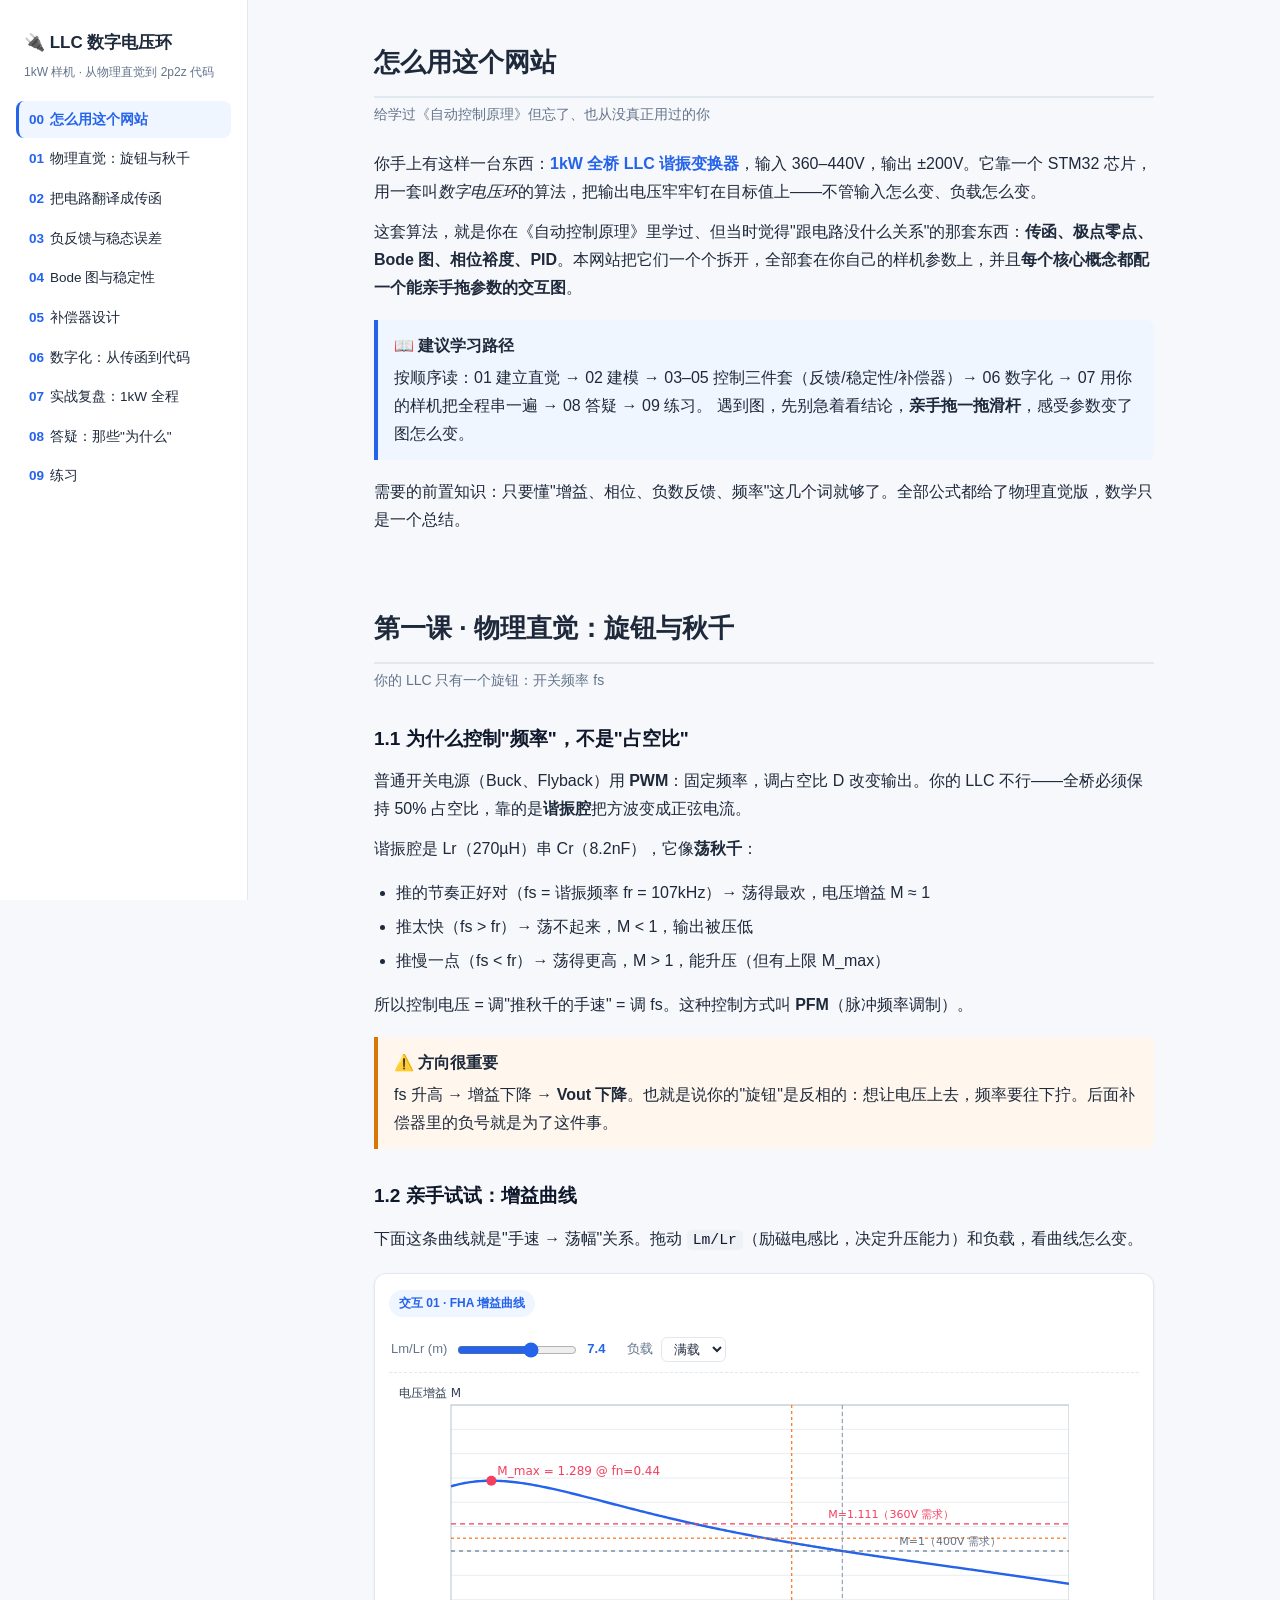
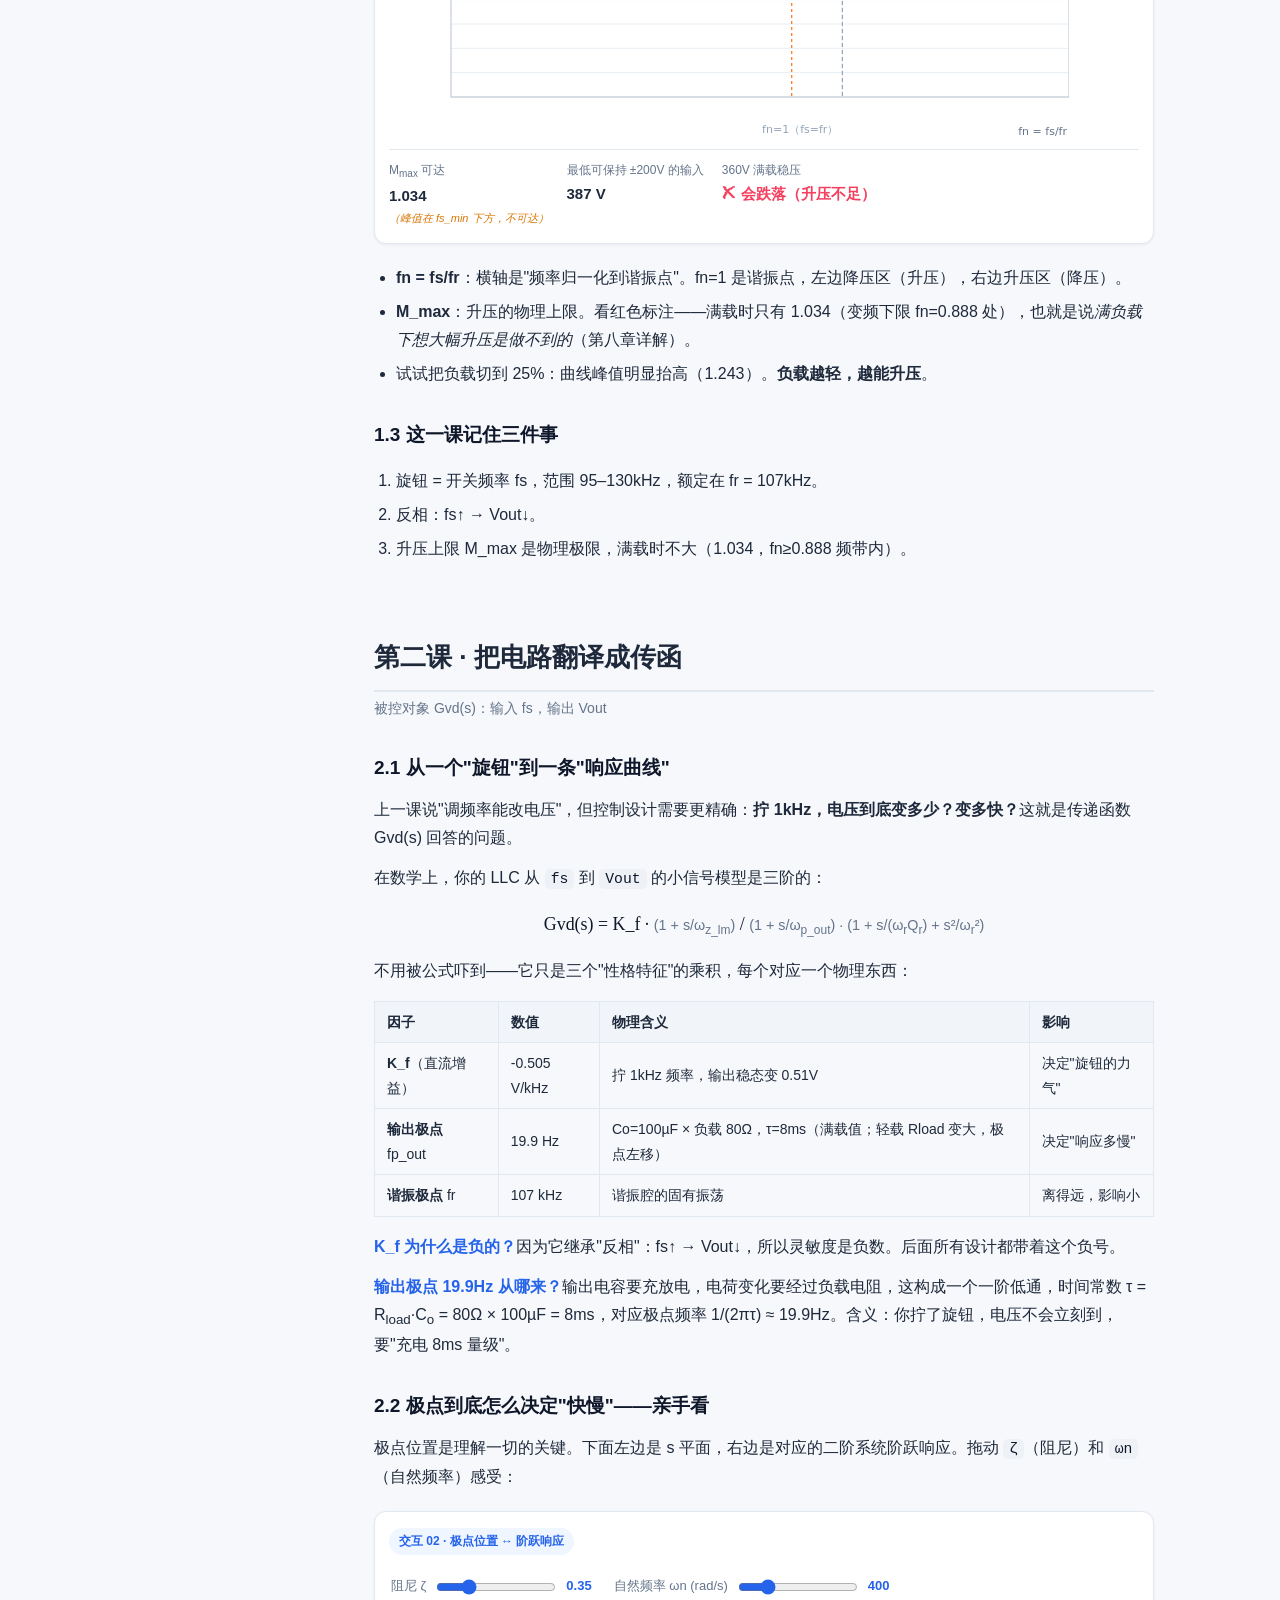
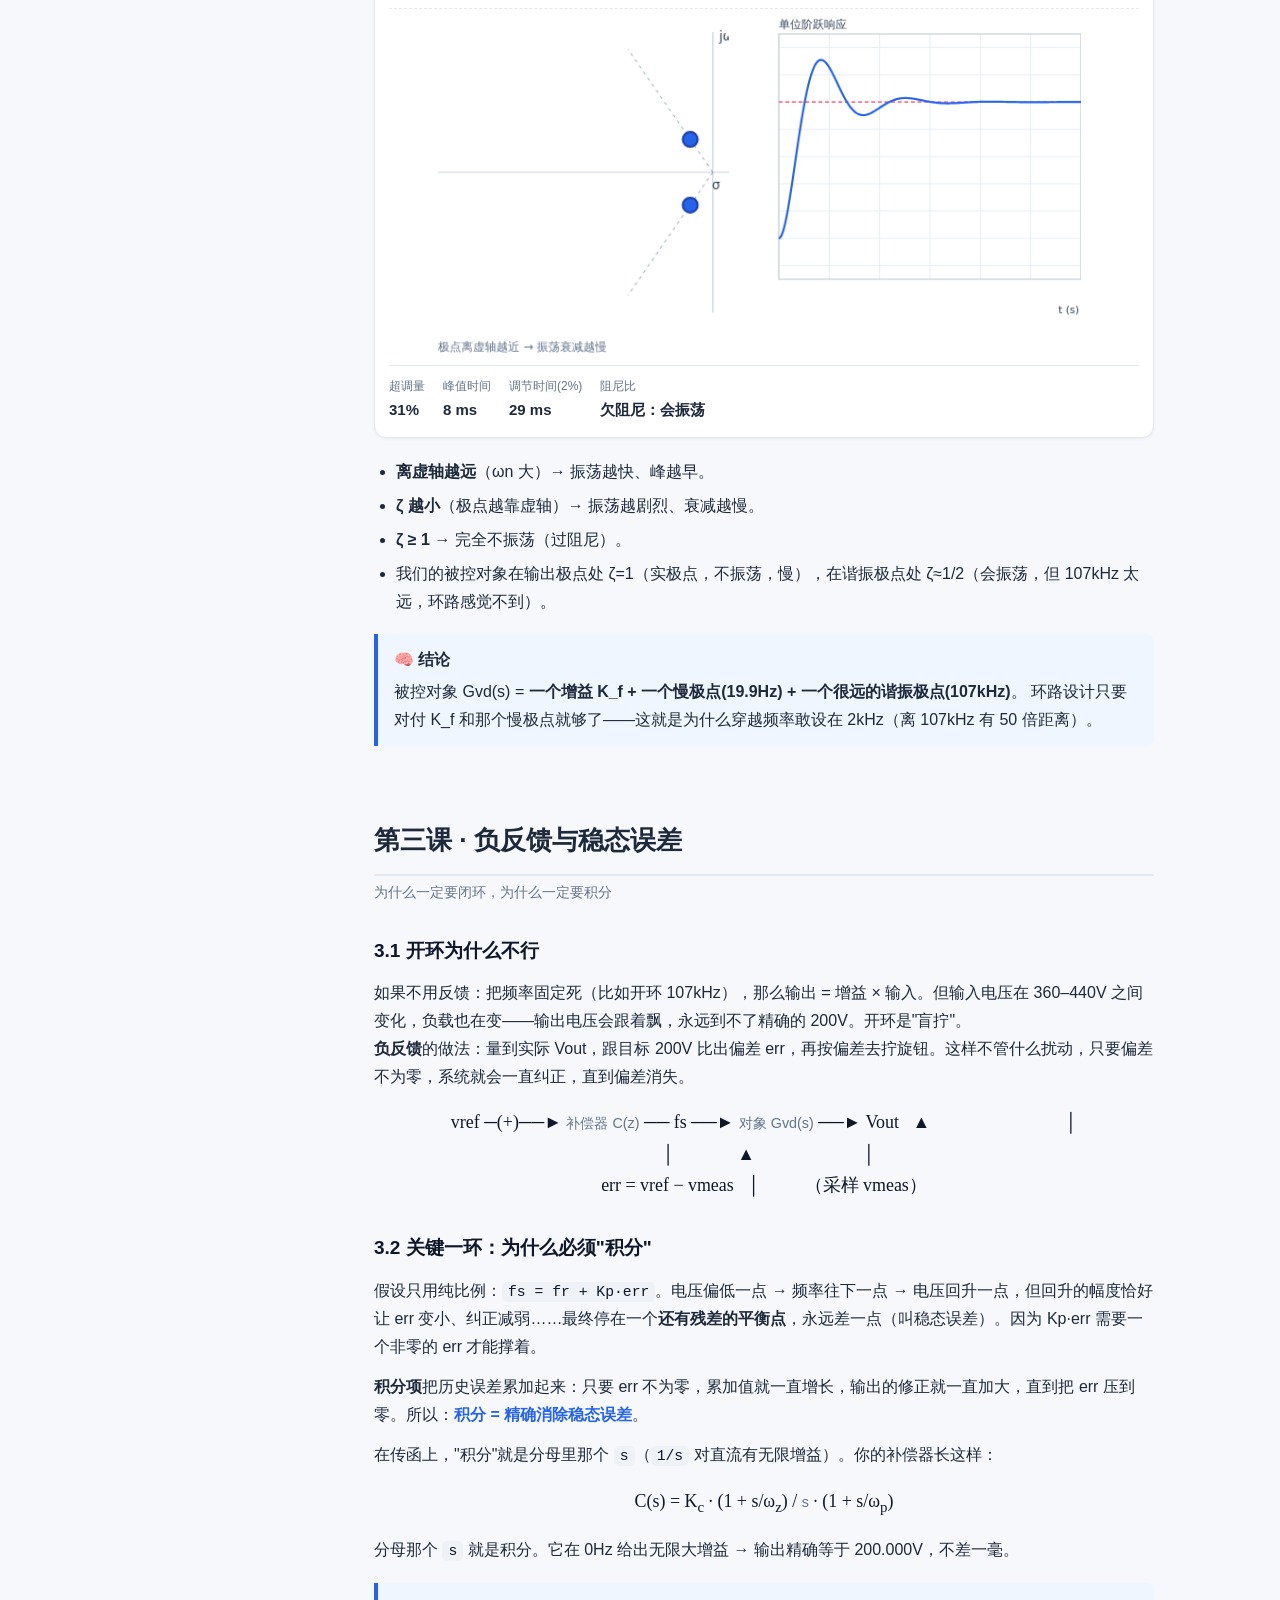
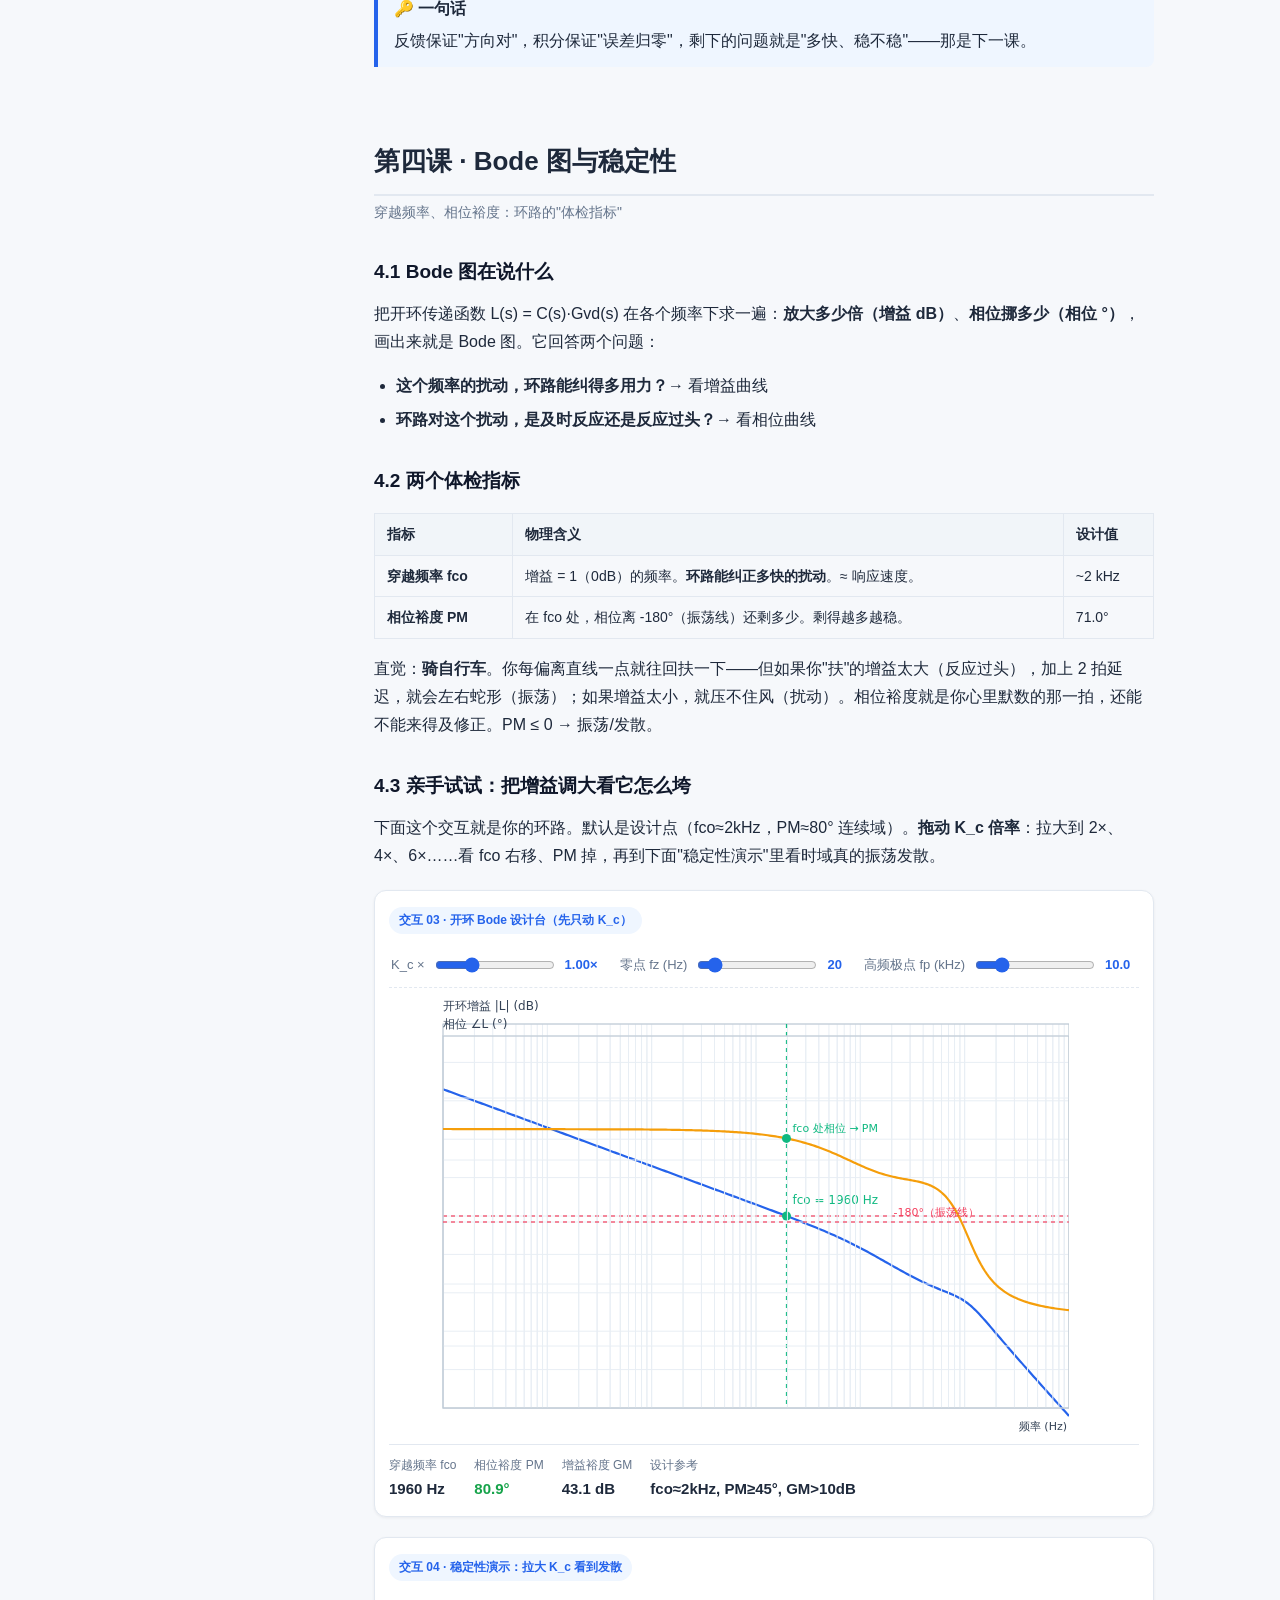
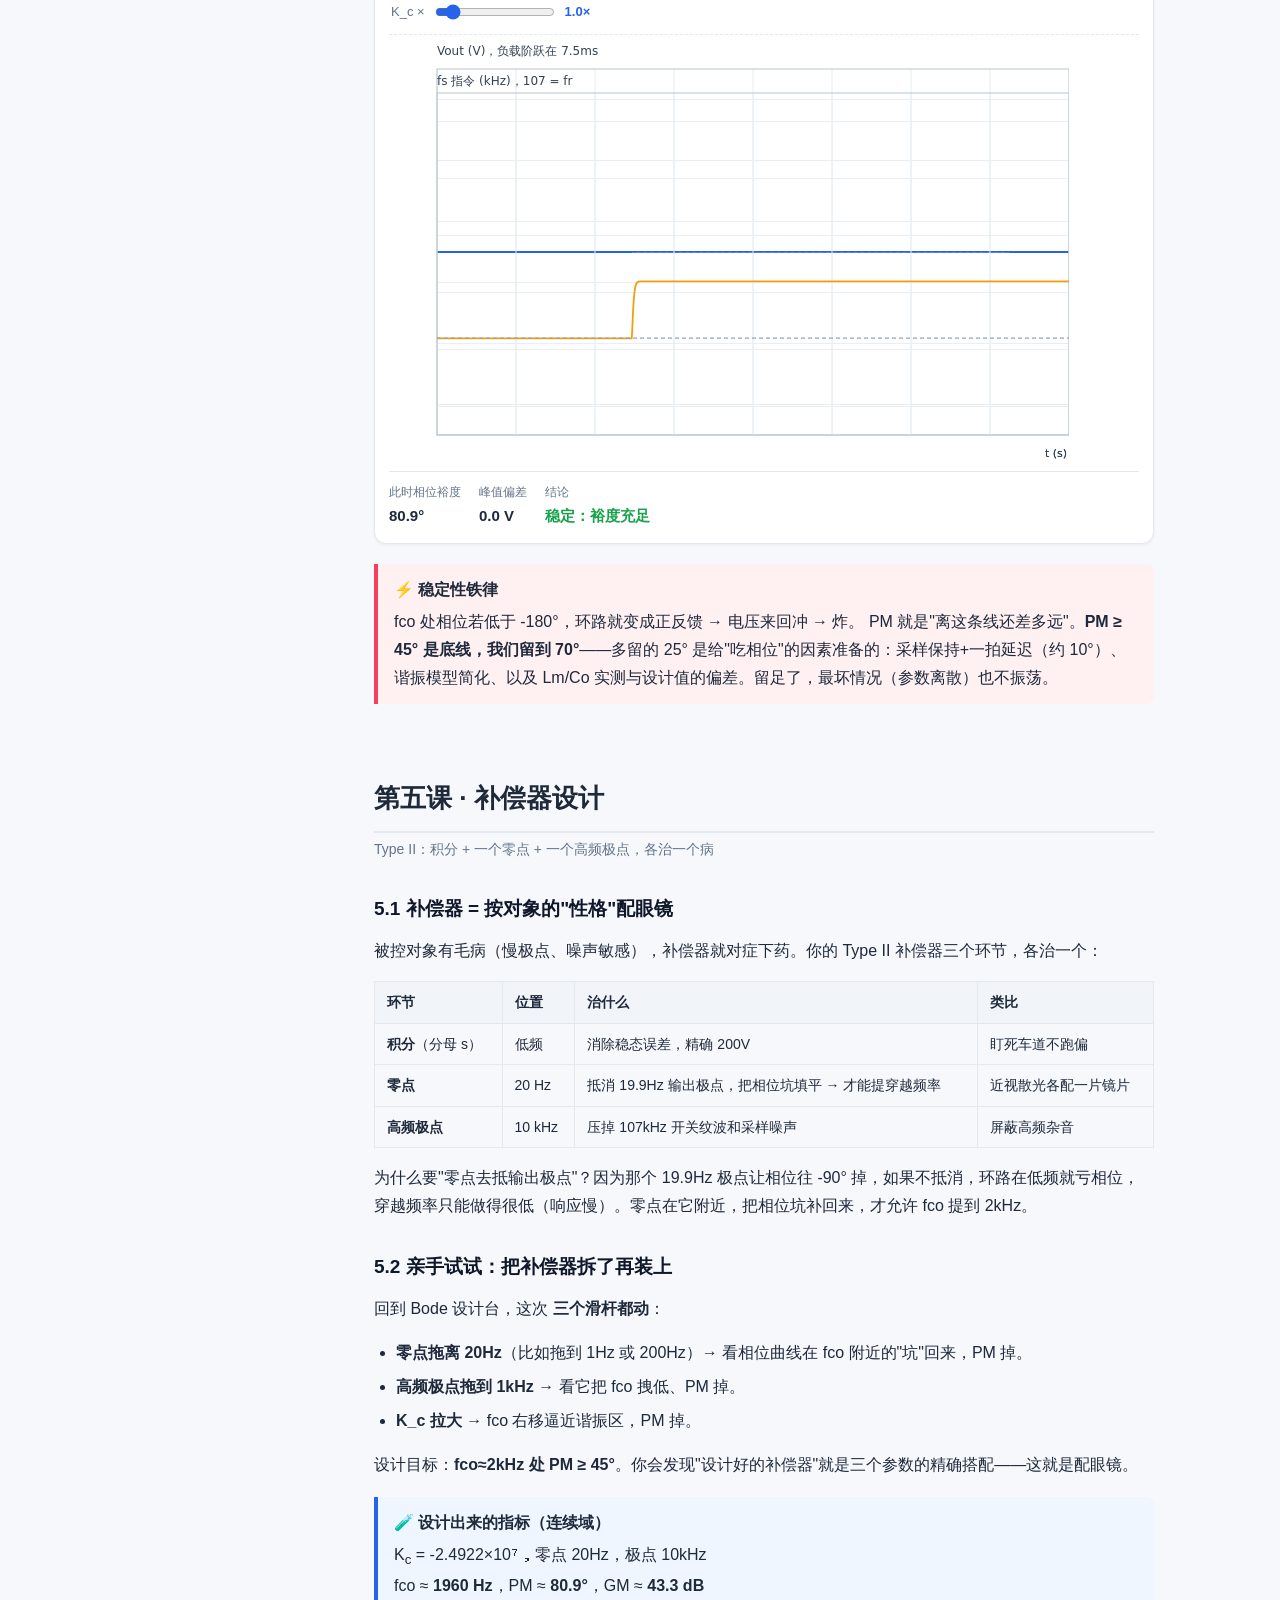
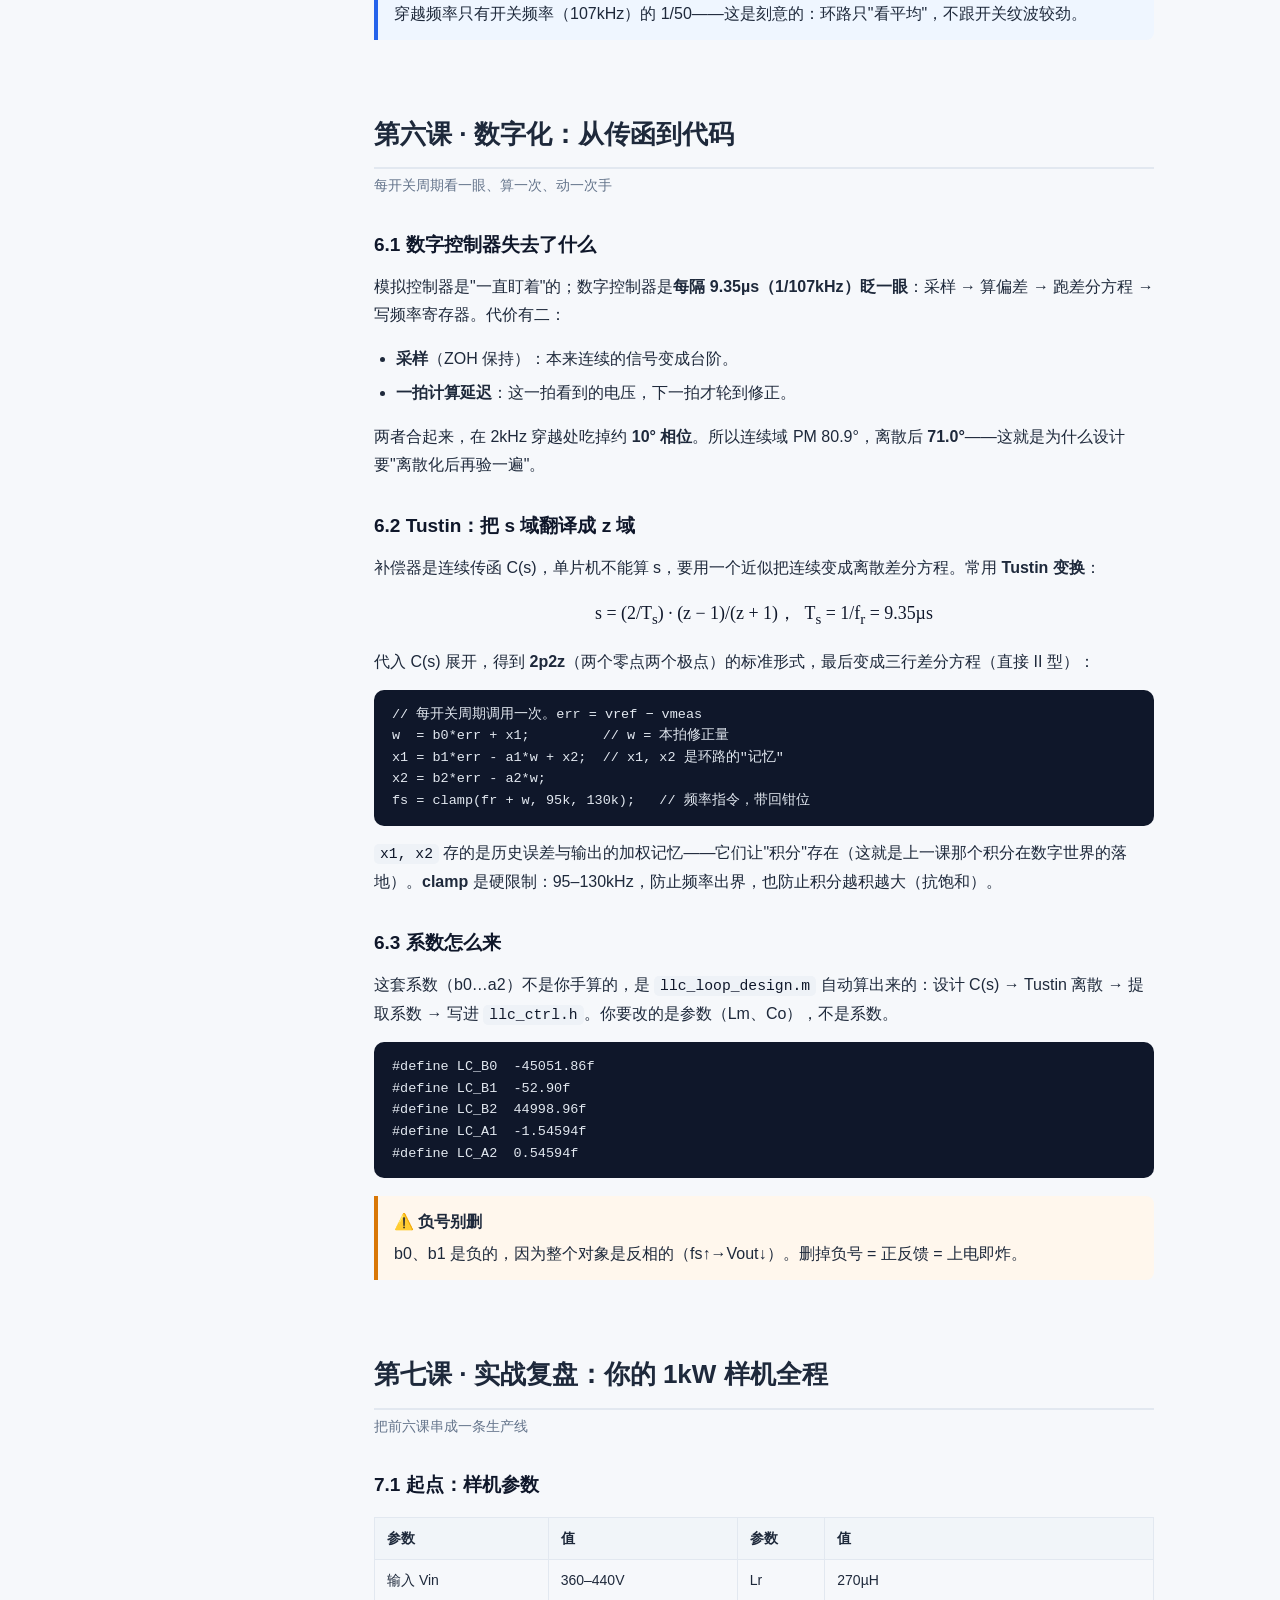
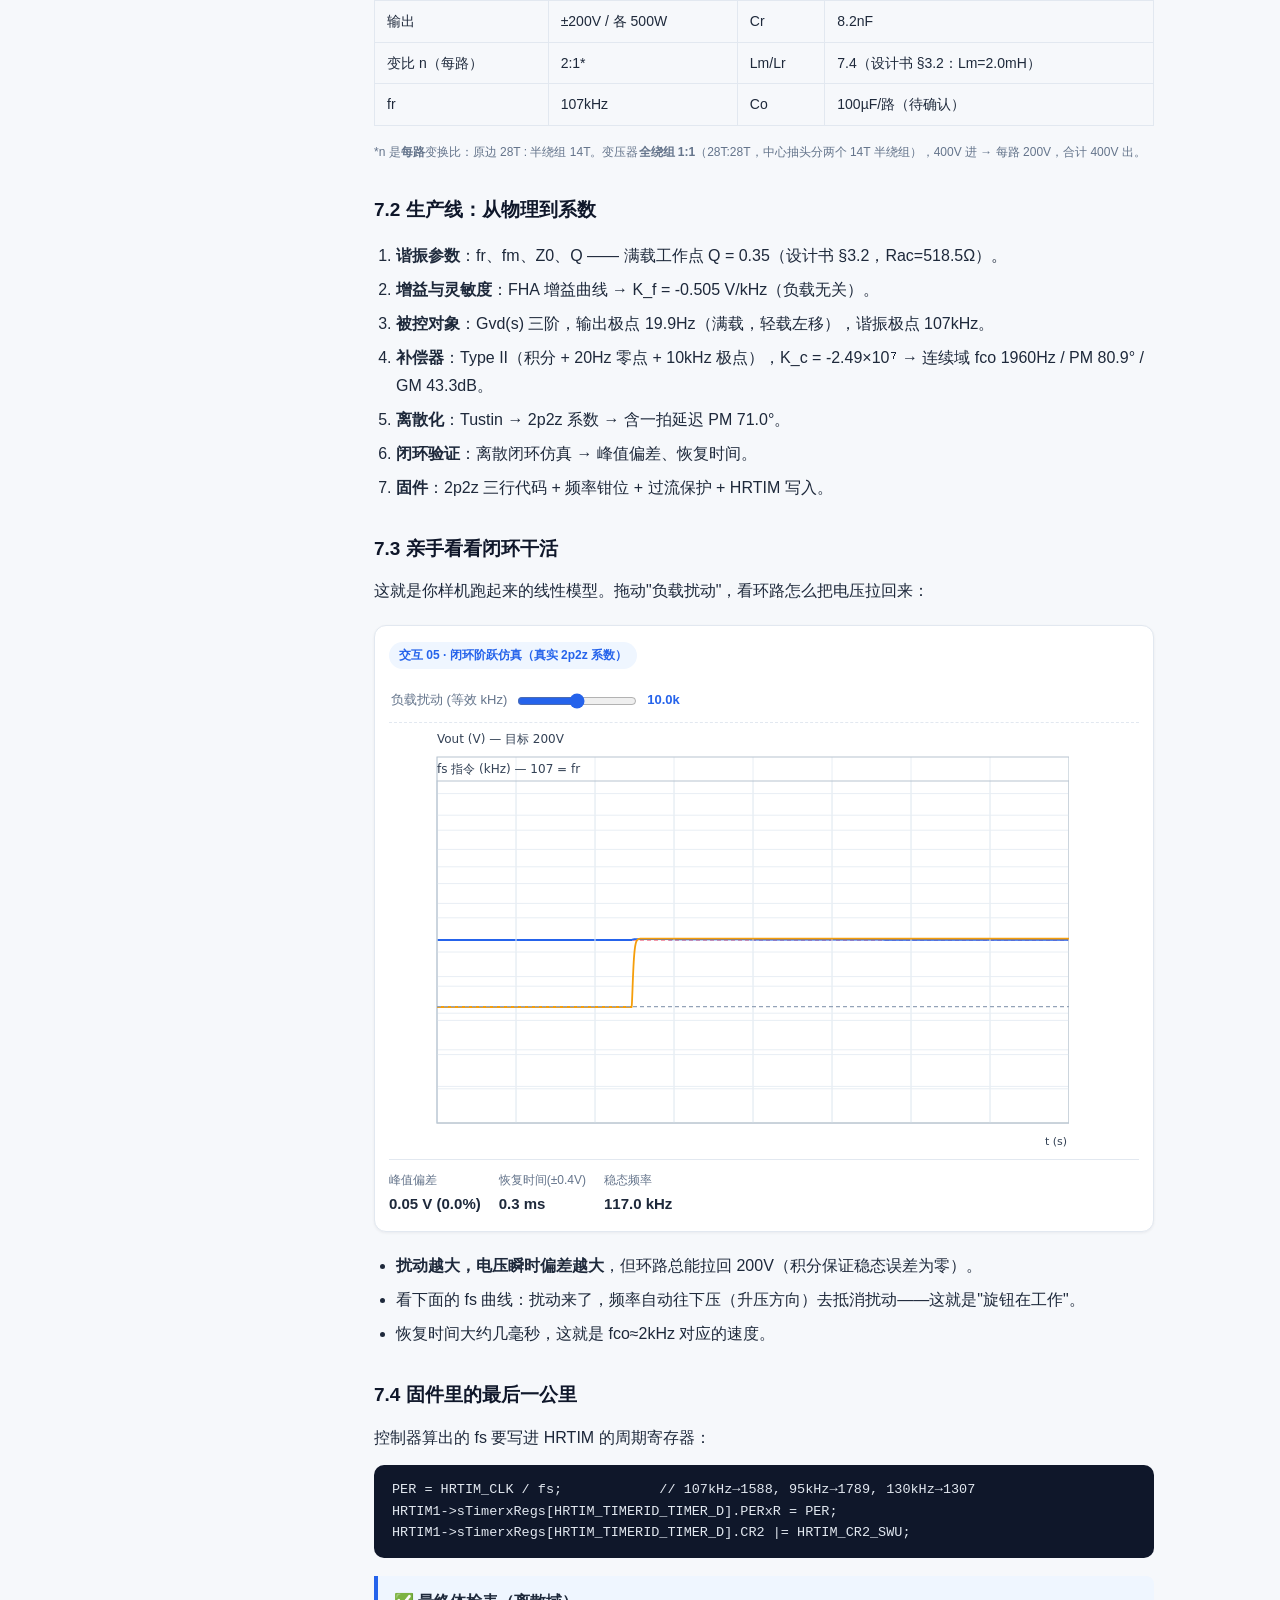
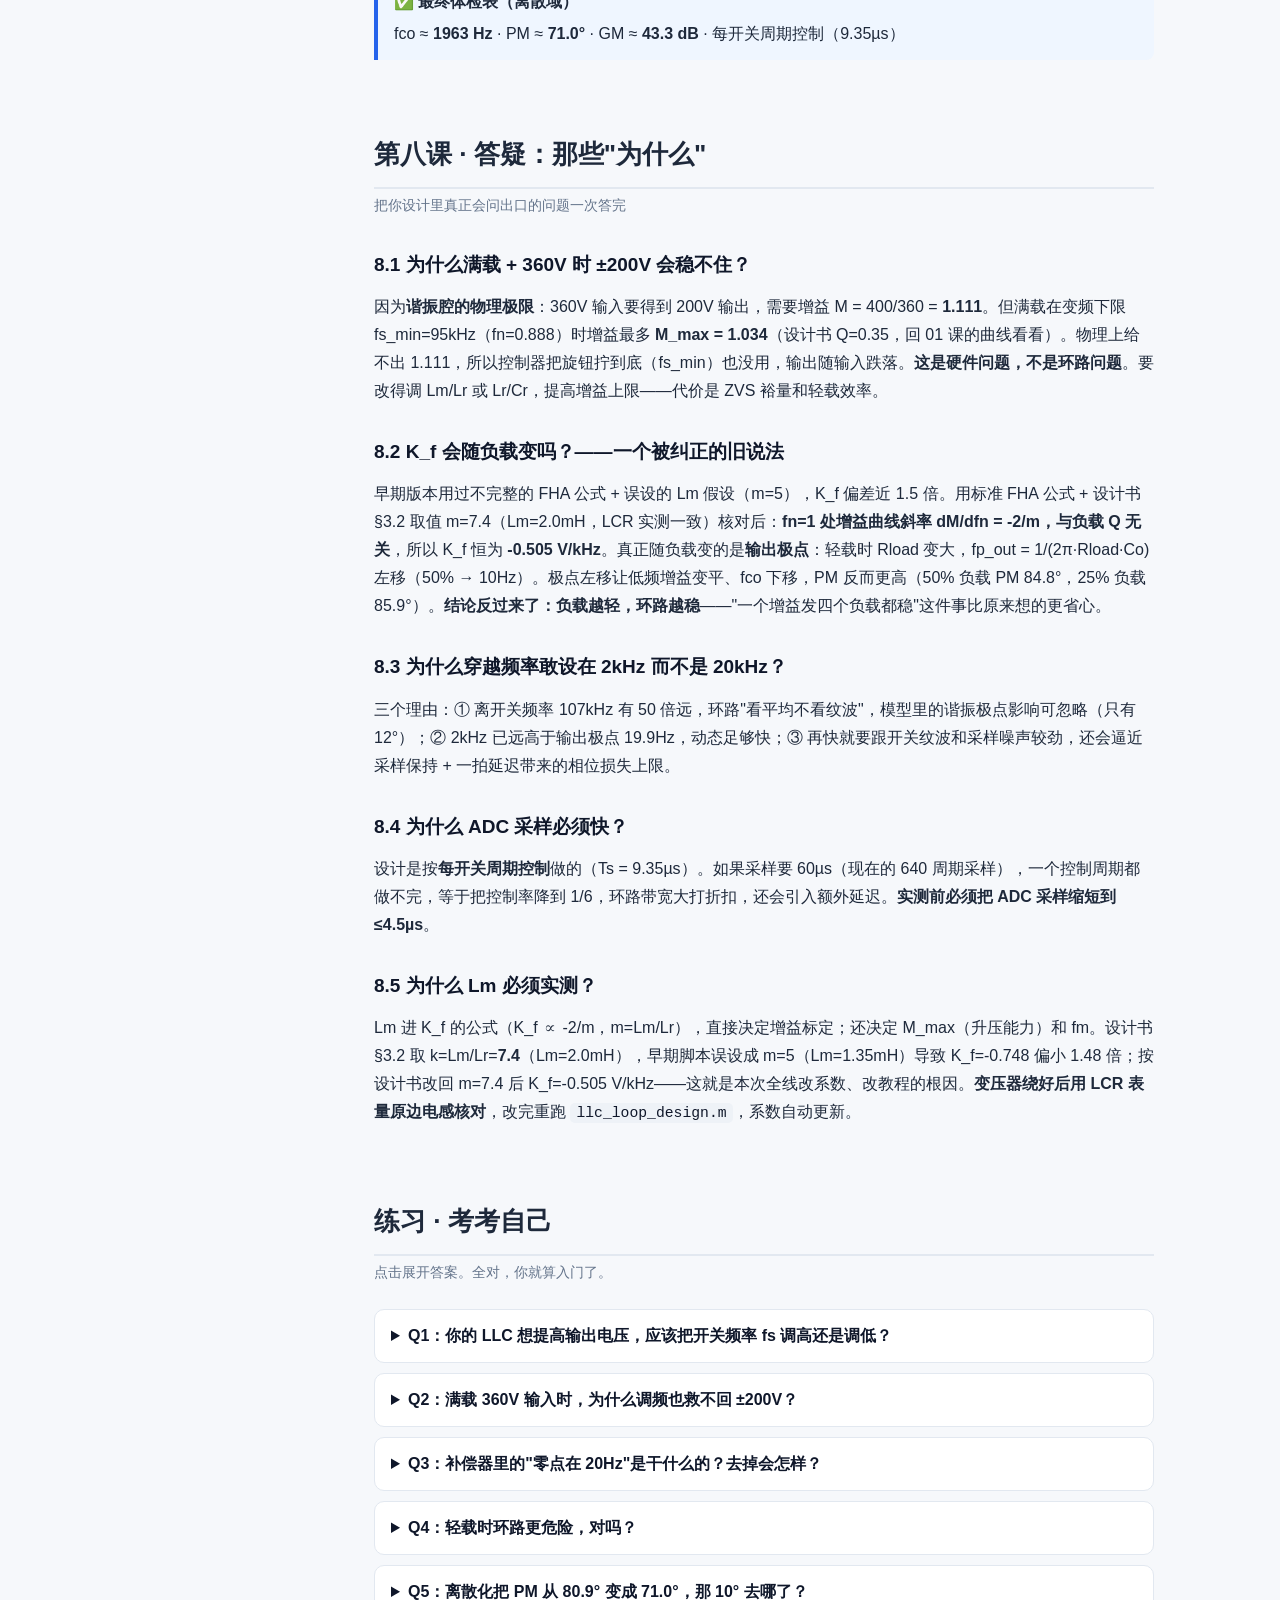
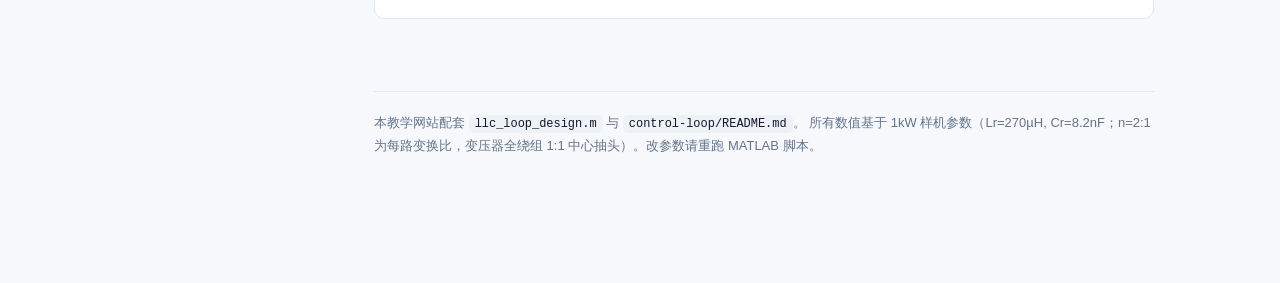
<file: llc-resonant-converter/1kw-prototype/control-loop/tutorial/index.html>
<!DOCTYPE html>
<html lang="zh-CN">
<head>
<meta charset="UTF-8">
<meta name="viewport" content="width=device-width, initial-scale=1.0">
<title>从零吃透 LLC 数字电压环 · 1kW 样机互动教学</title>
<meta name="description" content="用 1kW 全桥 LLC 样机的真实参数，从物理直觉到 Bode 图再到 2p2z 代码，把数字电压环学透。全部图表可交互。">
<link rel="stylesheet" href="css/style.css">
</head>
<body>
<div class="topbar">🔌 LLC 数字电压环 · 互动教学</div>
<div class="layout">
  <aside class="sidebar">
    <div class="brand">🔌 LLC 数字电压环</div>
    <div class="sub">1kW 样机 · 从物理直觉到 2p2z 代码</div>
    <nav>
      <a href="#intro" class="active"><span class="num">00</span>怎么用这个网站</a>
      <a href="#ch1"><span class="num">01</span>物理直觉：旋钮与秋千</a>
      <a href="#ch2"><span class="num">02</span>把电路翻译成传函</a>
      <a href="#ch3"><span class="num">03</span>负反馈与稳态误差</a>
      <a href="#ch4"><span class="num">04</span>Bode 图与稳定性</a>
      <a href="#ch5"><span class="num">05</span>补偿器设计</a>
      <a href="#ch6"><span class="num">06</span>数字化：从传函到代码</a>
      <a href="#ch7"><span class="num">07</span>实战复盘：1kW 全程</a>
      <a href="#ch8"><span class="num">08</span>答疑：那些"为什么"</a>
      <a href="#quiz"><span class="num">09</span>练习</a>
    </nav>
  </aside>

  <main>
  <article class="article">

    <!-- ================= 00 序言 ================= -->
    <section id="intro">
      <h2>怎么用这个网站</h2>
      <p class="ch-sub">给学过《自动控制原理》但忘了、也从没真正用过的你</p>
      <p>你手上有这样一台东西：<strong class="hl">1kW 全桥 LLC 谐振变换器</strong>，输入 360–440V，输出 ±200V。它靠一个 STM32 芯片，用一套叫<em>数字电压环</em>的算法，把输出电压牢牢钉在目标值上——不管输入怎么变、负载怎么变。</p>
      <p>这套算法，就是你在《自动控制原理》里学过、但当时觉得"跟电路没什么关系"的那套东西：<strong>传函、极点零点、Bode 图、相位裕度、PID</strong>。本网站把它们一个个拆开，全部套在你自己的样机参数上，并且<strong>每个核心概念都配一个能亲手拖参数的交互图</strong>。</p>
      <div class="callout">
        <span class="t">📖 建议学习路径</span>
        按顺序读：01 建立直觉 → 02 建模 → 03–05 控制三件套（反馈/稳定性/补偿器）→ 06 数字化 → 07 用你的样机把全程串一遍 → 08 答疑 → 09 练习。
        遇到图，先别急着看结论，<strong>亲手拖一拖滑杆</strong>，感受参数变了图怎么变。
      </div>
      <p>需要的前置知识：只要懂"增益、相位、负数反馈、频率"这几个词就够了。全部公式都给了物理直觉版，数学只是一个总结。</p>
    </section>

    <!-- ================= 01 物理直觉 ================= -->
    <section id="ch1">
      <h2>第一课 · 物理直觉：旋钮与秋千</h2>
      <p class="ch-sub">你的 LLC 只有一个旋钮：开关频率 fs</p>

      <h3>1.1 为什么控制"频率"，不是"占空比"</h3>
      <p>普通开关电源（Buck、Flyback）用 <strong>PWM</strong>：固定频率，调占空比 D 改变输出。你的 LLC 不行——全桥必须保持 50% 占空比，靠的是<strong>谐振腔</strong>把方波变成正弦电流。</p>
      <p>谐振腔是 Lr（270µH）串 Cr（8.2nF），它像<strong>荡秋千</strong>：</p>
      <ul>
        <li>推的节奏正好对（fs = 谐振频率 fr = 107kHz）→ 荡得最欢，电压增益 M ≈ 1</li>
        <li>推太快（fs &gt; fr）→ 荡不起来，M &lt; 1，输出被压低</li>
        <li>推慢一点（fs &lt; fr）→ 荡得更高，M &gt; 1，能升压（但有上限 M_max）</li>
      </ul>
      <p>所以控制电压 = 调"推秋千的手速" = 调 fs。这种控制方式叫 <strong>PFM</strong>（脉冲频率调制）。</p>

      <div class="callout warn">
        <span class="t">⚠️ 方向很重要</span>
        fs 升高 → 增益下降 → <strong>Vout 下降</strong>。也就是说你的"旋钮"是反相的：想让电压上去，频率要往下拧。后面补偿器里的负号就是为了这件事。
      </div>

      <h3>1.2 亲手试试：增益曲线</h3>
      <p>下面这条曲线就是"手速 → 荡幅"关系。拖动 <code class="inline">Lm/Lr</code>（励磁电感比，决定升压能力）和负载，看曲线怎么变。</p>

      <div class="interactive" data-int="gain-curve">
        <span class="int-tag">交互 01 · FHA 增益曲线</span>
      </div>

      <ul>
        <li><strong>fn = fs/fr</strong>：横轴是"频率归一化到谐振点"。fn=1 是谐振点，左边降压区（升压），右边升压区（降压）。</li>
        <li><strong>M_max</strong>：升压的物理上限。看红色标注——满载时只有 1.034（变频下限 fn=0.888 处），也就是说<em>满负载下想大幅升压是做不到的</em>（第八章详解）。</li>
        <li>试试把负载切到 25%：曲线峰值明显抬高（1.243）。<strong>负载越轻，越能升压</strong>。</li>
      </ul>

      <h3>1.3 这一课记住三件事</h3>
      <ol>
        <li>旋钮 = 开关频率 fs，范围 95–130kHz，额定在 fr = 107kHz。</li>
        <li>反相：fs↑ → Vout↓。</li>
        <li>升压上限 M_max 是物理极限，满载时不大（1.034，fn≥0.888 频带内）。</li>
      </ol>
    </section>

    <!-- ================= 02 建模 ================= -->
    <section id="ch2">
      <h2>第二课 · 把电路翻译成传函</h2>
      <p class="ch-sub">被控对象 Gvd(s)：输入 fs，输出 Vout</p>

      <h3>2.1 从一个"旋钮"到一条"响应曲线"</h3>
      <p>上一课说"调频率能改电压"，但控制设计需要更精确：<strong>拧 1kHz，电压到底变多少？变多快？</strong>这就是传递函数 Gvd(s) 回答的问题。</p>
      <p>在数学上，你的 LLC 从 <code class="inline">fs</code> 到 <code class="inline">Vout</code> 的小信号模型是三阶的：</p>
      <div class="formula">
        Gvd(s) = K_f · <span class="lbl">(1 + s/ω<sub>z_lm</sub>)</span> / <span class="lbl">(1 + s/ω<sub>p_out</sub>) · (1 + s/(ω<sub>r</sub>Q<sub>r</sub>) + s²/ω<sub>r</sub>²)</span>
      </div>
      <p>不用被公式吓到——它只是三个"性格特征"的乘积，每个对应一个物理东西：</p>

      <table>
        <tr><th>因子</th><th>数值</th><th>物理含义</th><th>影响</th></tr>
        <tr><td><b>K_f</b>（直流增益）</td><td class="num">-0.505 V/kHz</td><td>拧 1kHz 频率，输出稳态变 0.51V</td><td>决定"旋钮的力气"</td></tr>
        <tr><td><b>输出极点</b> fp_out</td><td class="num">19.9 Hz</td><td>Co=100µF × 负载 80Ω，τ=8ms（满载值；轻载 Rload 变大，极点左移）</td><td>决定"响应多慢"</td></tr>
        <tr><td><b>谐振极点</b> fr</td><td class="num">107 kHz</td><td>谐振腔的固有振荡</td><td>离得远，影响小</td></tr>
      </table>

      <p><strong class="hl">K_f 为什么是负的？</strong>因为它继承"反相"：fs↑ → Vout↓，所以灵敏度是负数。后面所有设计都带着这个负号。</p>
      <p><strong class="hl">输出极点 19.9Hz 从哪来？</strong>输出电容要充放电，电荷变化要经过负载电阻，这构成一个一阶低通，时间常数 τ = R<sub>load</sub>·C<sub>o</sub> = 80Ω × 100µF = 8ms，对应极点频率 1/(2πτ) ≈ 19.9Hz。含义：你拧了旋钮，电压不会立刻到，要"充电 8ms 量级"。</p>

      <h3>2.2 极点到底怎么决定"快慢"——亲手看</h3>
      <p>极点位置是理解一切的关键。下面左边是 s 平面，右边是对应的二阶系统阶跃响应。拖动 <code class="inline">ζ</code>（阻尼）和 <code class="inline">ωn</code>（自然频率）感受：</p>

      <div class="interactive" data-int="poles">
        <span class="int-tag">交互 02 · 极点位置 ↔ 阶跃响应</span>
      </div>

      <ul>
        <li><strong>离虚轴越远</strong>（ωn 大）→ 振荡越快、峰越早。</li>
        <li><strong>ζ 越小</strong>（极点越靠虚轴）→ 振荡越剧烈、衰减越慢。</li>
        <li><strong>ζ ≥ 1</strong> → 完全不振荡（过阻尼）。</li>
        <li>我们的被控对象在输出极点处 ζ=1（实极点，不振荡，慢），在谐振极点处 ζ≈1/2（会振荡，但 107kHz 太远，环路感觉不到）。</li>
      </ul>

      <div class="callout">
        <span class="t">🧠 结论</span>
        被控对象 Gvd(s) = <strong>一个增益 K_f + 一个慢极点(19.9Hz) + 一个很远的谐振极点(107kHz)</strong>。
        环路设计只要对付 K_f 和那个慢极点就够了——这就是为什么穿越频率敢设在 2kHz（离 107kHz 有 50 倍距离）。
      </div>
    </section>

    <!-- ================= 03 负反馈 ================= -->
    <section id="ch3">
      <h2>第三课 · 负反馈与稳态误差</h2>
      <p class="ch-sub">为什么一定要闭环，为什么一定要积分</p>

      <h3>3.1 开环为什么不行</h3>
      <p>如果不用反馈：把频率固定死（比如开环 107kHz），那么输出 = 增益 × 输入。但输入电压在 360–440V 之间变化，负载也在变——输出电压会跟着飘，永远到不了精确的 200V。开环是"盲拧"。<br>
      <strong>负反馈</strong>的做法：量到实际 Vout，跟目标 200V 比出偏差 err，再按偏差去拧旋钮。这样不管什么扰动，只要偏差不为零，系统就会一直纠正，直到偏差消失。</p>

      <div class="formula">
        vref ─(+)──► <span class="lbl">补偿器 C(z)</span> ── fs ──► <span class="lbl">对象 Gvd(s)</span> ──► Vout
          &nbsp;&nbsp;▲&nbsp;&nbsp;&nbsp;&nbsp;&nbsp;&nbsp;&nbsp;&nbsp;&nbsp;&nbsp;&nbsp;&nbsp;&nbsp;&nbsp;&nbsp;&nbsp;&nbsp;&nbsp;&nbsp;&nbsp;&nbsp;&nbsp;&nbsp;&nbsp;&nbsp;&nbsp;&nbsp;&nbsp;&nbsp;&nbsp;│<br>
          &nbsp;&nbsp;│&nbsp;&nbsp;&nbsp;&nbsp;&nbsp;&nbsp;&nbsp;&nbsp;&nbsp;&nbsp;&nbsp;&nbsp;&nbsp;&nbsp;▲&nbsp;&nbsp;&nbsp;&nbsp;&nbsp;&nbsp;&nbsp;&nbsp;&nbsp;&nbsp;&nbsp;&nbsp;&nbsp;&nbsp;&nbsp;&nbsp;&nbsp;&nbsp;&nbsp;&nbsp;&nbsp;&nbsp;&nbsp;&nbsp;│<br>
        err = vref − vmeas &nbsp;&nbsp;│&nbsp;&nbsp;&nbsp;&nbsp;&nbsp;&nbsp;&nbsp;&nbsp;&nbsp;&nbsp;（采样 vmeas）
      </div>

      <h3>3.2 关键一环：为什么必须"积分"</h3>
      <p>假设只用纯比例：<code class="inline">fs = fr + Kp·err</code>。电压偏低一点 → 频率往下一点 → 电压回升一点，但回升的幅度恰好让 err 变小、纠正减弱……最终停在一个<strong>还有残差的平衡点</strong>，永远差一点（叫稳态误差）。因为 Kp·err 需要一个非零的 err 才能撑着。</p>
      <p><strong>积分项</strong>把历史误差累加起来：只要 err 不为零，累加值就一直增长，输出的修正就一直加大，直到把 err 压到零。所以：<strong class="hl">积分 = 精确消除稳态误差</strong>。</p>
      <p>在传函上，"积分"就是分母里那个 <code class="inline">s</code>（<code class="inline">1/s</code> 对直流有无限增益）。你的补偿器长这样：</p>
      <div class="formula">
        C(s) = K<sub>c</sub> · (1 + s/ω<sub>z</sub>) / <span class="lbl">s</span> · (1 + s/ω<sub>p</sub>)
      </div>
      <p>分母那个 <code class="inline">s</code> 就是积分。它在 0Hz 给出无限大增益 → 输出精确等于 200.000V，不差一毫。</p>

      <div class="callout">
        <span class="t">🔑 一句话</span>
        反馈保证"方向对"，积分保证"误差归零"，剩下的问题就是"多快、稳不稳"——那是下一课。
      </div>
    </section>

    <!-- ================= 04 Bode 与稳定性 ================= -->
    <section id="ch4">
      <h2>第四课 · Bode 图与稳定性</h2>
      <p class="ch-sub">穿越频率、相位裕度：环路的"体检指标"</p>

      <h3>4.1 Bode 图在说什么</h3>
      <p>把开环传递函数 L(s) = C(s)·Gvd(s) 在各个频率下求一遍：<strong>放大多少倍（增益 dB）</strong>、<strong>相位挪多少（相位 °）</strong>，画出来就是 Bode 图。它回答两个问题：</p>
      <ul>
        <li><strong>这个频率的扰动，环路能纠得多用力？</strong>→ 看增益曲线</li>
        <li><strong>环路对这个扰动，是及时反应还是反应过头？</strong>→ 看相位曲线</li>
      </ul>

      <h3>4.2 两个体检指标</h3>
      <table>
        <tr><th>指标</th><th>物理含义</th><th>设计值</th></tr>
        <tr><td><b>穿越频率 fco</b></td><td>增益 = 1（0dB）的频率。<strong>环路能纠正多快的扰动</strong>。≈ 响应速度。</td><td class="num">~2 kHz</td></tr>
        <tr><td><b>相位裕度 PM</b></td><td>在 fco 处，相位离 -180°（振荡线）还剩多少。剩得越多越稳。</td><td class="num">71.0°</td></tr>
      </table>
      <p>直觉：<strong>骑自行车</strong>。你每偏离直线一点就往回扶一下——但如果你"扶"的增益太大（反应过头），加上 2 拍延迟，就会左右蛇形（振荡）；如果增益太小，就压不住风（扰动）。相位裕度就是你心里默数的那一拍，还能不能来得及修正。PM ≤ 0 → 振荡/发散。</p>

      <h3>4.3 亲手试试：把增益调大看它怎么垮</h3>
      <p>下面这个交互就是你的环路。默认是设计点（fco≈2kHz，PM≈80° 连续域）。<strong>拖动 K_c 倍率</strong>：拉大到 2×、4×、6×……看 fco 右移、PM 掉，再到下面"稳定性演示"里看时域真的振荡发散。</p>

      <div class="interactive" data-int="bode">
        <span class="int-tag">交互 03 · 开环 Bode 设计台（先只动 K_c）</span>
      </div>

      <div class="interactive" data-int="stability">
        <span class="int-tag">交互 04 · 稳定性演示：拉大 K_c 看到发散</span>
      </div>

      <div class="callout danger">
        <span class="t">⚡ 稳定性铁律</span>
        fco 处相位若低于 -180°，环路就变成正反馈 → 电压来回冲 → 炸。
        PM 就是"离这条线还差多远"。<strong>PM ≥ 45° 是底线，我们留到 70°</strong>——多留的 25° 是给"吃相位"的因素准备的：采样保持+一拍延迟（约 10°）、谐振模型简化、以及 Lm/Co 实测与设计值的偏差。留足了，最坏情况（参数离散）也不振荡。
      </div>
    </section>

    <!-- ================= 05 补偿器设计 ================= -->
    <section id="ch5">
      <h2>第五课 · 补偿器设计</h2>
      <p class="ch-sub">Type II：积分 + 一个零点 + 一个高频极点，各治一个病</p>

      <h3>5.1 补偿器 = 按对象的"性格"配眼镜</h3>
      <p>被控对象有毛病（慢极点、噪声敏感），补偿器就对症下药。你的 Type II 补偿器三个环节，各治一个：</p>
      <table>
        <tr><th>环节</th><th>位置</th><th>治什么</th><th>类比</th></tr>
        <tr><td><b>积分</b>（分母 s）</td><td>低频</td><td>消除稳态误差，精确 200V</td><td>盯死车道不跑偏</td></tr>
        <tr><td><b>零点</b></td><td>20 Hz</td><td>抵消 19.9Hz 输出极点，把相位坑填平 → 才能提穿越频率</td><td>近视散光各配一片镜片</td></tr>
        <tr><td><b>高频极点</b></td><td>10 kHz</td><td>压掉 107kHz 开关纹波和采样噪声</td><td>屏蔽高频杂音</td></tr>
      </table>
      <p>为什么要"零点去抵输出极点"？因为那个 19.9Hz 极点让相位往 -90° 掉，如果不抵消，环路在低频就亏相位，穿越频率只能做得很低（响应慢）。零点在它附近，把相位坑补回来，才允许 fco 提到 2kHz。</p>

      <h3>5.2 亲手试试：把补偿器拆了再装上</h3>
      <p>回到 Bode 设计台，这次 <strong>三个滑杆都动</strong>：</p>
      <ul>
        <li><strong>零点拖离 20Hz</strong>（比如拖到 1Hz 或 200Hz）→ 看相位曲线在 fco 附近的"坑"回来，PM 掉。</li>
        <li><strong>高频极点拖到 1kHz</strong> → 看它把 fco 拽低、PM 掉。</li>
        <li><strong>K_c 拉大</strong> → fco 右移逼近谐振区，PM 掉。</li>
      </ul>
      <p>设计目标：<strong>fco≈2kHz 处 PM ≥ 45°</strong>。你会发现"设计好的补偿器"就是三个参数的精确搭配——这就是配眼镜。</p>

      <div class="callout">
        <span class="t">🧪 设计出来的指标（连续域）</span>
        K<sub>c</sub> = -2.4922×10⁷，零点 20Hz，极点 10kHz<br>
        fco ≈ <strong>1960 Hz</strong>，PM ≈ <strong>80.9°</strong>，GM ≈ <strong>43.3 dB</strong><br>
        穿越频率只有开关频率（107kHz）的 1/50——这是刻意的：环路只"看平均"，不跟开关纹波较劲。
      </div>
    </section>

    <!-- ================= 06 数字化 ================= -->
    <section id="ch6">
      <h2>第六课 · 数字化：从传函到代码</h2>
      <p class="ch-sub">每开关周期看一眼、算一次、动一次手</p>

      <h3>6.1 数字控制器失去了什么</h3>
      <p>模拟控制器是"一直盯着"的；数字控制器是<strong>每隔 9.35µs（1/107kHz）眨一眼</strong>：采样 → 算偏差 → 跑差分方程 → 写频率寄存器。代价有二：</p>
      <ul>
        <li><strong>采样</strong>（ZOH 保持）：本来连续的信号变成台阶。</li>
        <li><strong>一拍计算延迟</strong>：这一拍看到的电压，下一拍才轮到修正。</li>
      </ul>
      <p>两者合起来，在 2kHz 穿越处吃掉约 <strong>10° 相位</strong>。所以连续域 PM 80.9°，离散后 <strong>71.0°</strong>——这就是为什么设计要"离散化后再验一遍"。</p>

      <h3>6.2 Tustin：把 s 域翻译成 z 域</h3>
      <p>补偿器是连续传函 C(s)，单片机不能算 s，要用一个近似把连续变成离散差分方程。常用 <strong>Tustin 变换</strong>：</p>
      <div class="formula">
        s = (2/T<sub>s</sub>) · (z − 1)/(z + 1)，&nbsp;&nbsp;T<sub>s</sub> = 1/f<sub>r</sub> = 9.35µs
      </div>
      <p>代入 C(s) 展开，得到 <strong>2p2z</strong>（两个零点两个极点）的标准形式，最后变成三行差分方程（直接 II 型）：</p>
<pre><code>// 每开关周期调用一次。err = vref − vmeas
w  = b0*err + x1;         // w = 本拍修正量
x1 = b1*err - a1*w + x2;  // x1, x2 是环路的"记忆"
x2 = b2*err - a2*w;
fs = clamp(fr + w, 95k, 130k);   // 频率指令，带回钳位
</code></pre>
      <p><code class="inline">x1, x2</code> 存的是历史误差与输出的加权记忆——它们让"积分"存在（这就是上一课那个积分在数字世界的落地）。<strong>clamp</strong> 是硬限制：95–130kHz，防止频率出界，也防止积分越积越大（抗饱和）。</p>

      <h3>6.3 系数怎么来</h3>
      <p>这套系数（b0…a2）不是你手算的，是 <code class="inline">llc_loop_design.m</code> 自动算出来的：设计 C(s) → Tustin 离散 → 提取系数 → 写进 <code class="inline">llc_ctrl.h</code>。你要改的是参数（Lm、Co），不是系数。</p>
      <pre><code>#define LC_B0  -45051.86f
#define LC_B1  -52.90f
#define LC_B2  44998.96f
#define LC_A1  -1.54594f
#define LC_A2  0.54594f</code></pre>
      <div class="callout warn">
        <span class="t">⚠️ 负号别删</span>
        b0、b1 是负的，因为整个对象是反相的（fs↑→Vout↓）。删掉负号 = 正反馈 = 上电即炸。
      </div>
    </section>

    <!-- ================= 07 实战复盘 ================= -->
    <section id="ch7">
      <h2>第七课 · 实战复盘：你的 1kW 样机全程</h2>
      <p class="ch-sub">把前六课串成一条生产线</p>

      <h3>7.1 起点：样机参数</h3>
      <table>
        <tr><th>参数</th><th>值</th><th>参数</th><th>值</th></tr>
        <tr><td>输入 Vin</td><td class="num">360–440V</td><td>Lr</td><td class="num">270µH</td></tr>
        <tr><td>输出</td><td class="num">±200V / 各 500W</td><td>Cr</td><td class="num">8.2nF</td></tr>
        <tr><td>变比 n（每路）</td><td class="num">2:1*</td><td>Lm/Lr</td><td class="num">7.4（设计书 §3.2：Lm=2.0mH）</td></tr>
        <tr><td>fr</td><td class="num">107kHz</td><td>Co</td><td class="num">100µF/路（待确认）</td></tr>
      </table>
      <p class="foot">*n 是<strong>每路</strong>变换比：原边 28T : 半绕组 14T。变压器<strong>全绕组 1:1</strong>（28T:28T，中心抽头分两个 14T 半绕组），400V 进 → 每路 200V，合计 400V 出。</p>

      <h3>7.2 生产线：从物理到系数</h3>
      <ol>
        <li><strong>谐振参数</strong>：fr、fm、Z0、Q —— 满载工作点 Q = 0.35（设计书 §3.2，Rac=518.5Ω）。</li>
        <li><strong>增益与灵敏度</strong>：FHA 增益曲线 → K_f = -0.505 V/kHz（负载无关）。</li>
        <li><strong>被控对象</strong>：Gvd(s) 三阶，输出极点 19.9Hz（满载，轻载左移），谐振极点 107kHz。</li>
        <li><strong>补偿器</strong>：Type II（积分 + 20Hz 零点 + 10kHz 极点），K_c = -2.49×10⁷ → 连续域 fco 1960Hz / PM 80.9° / GM 43.3dB。</li>
        <li><strong>离散化</strong>：Tustin → 2p2z 系数 → 含一拍延迟 PM 71.0°。</li>
        <li><strong>闭环验证</strong>：离散闭环仿真 → 峰值偏差、恢复时间。</li>
        <li><strong>固件</strong>：2p2z 三行代码 + 频率钳位 + 过流保护 + HRTIM 写入。</li>
      </ol>

      <h3>7.3 亲手看看闭环干活</h3>
      <p>这就是你样机跑起来的线性模型。拖动"负载扰动"，看环路怎么把电压拉回来：</p>

      <div class="interactive" data-int="step-sim">
        <span class="int-tag">交互 05 · 闭环阶跃仿真（真实 2p2z 系数）</span>
      </div>
      <ul>
        <li><strong>扰动越大，电压瞬时偏差越大</strong>，但环路总能拉回 200V（积分保证稳态误差为零）。</li>
        <li>看下面的 fs 曲线：扰动来了，频率自动往下压（升压方向）去抵消扰动——这就是"旋钮在工作"。</li>
        <li>恢复时间大约几毫秒，这就是 fco≈2kHz 对应的速度。</li>
      </ul>

      <h3>7.4 固件里的最后一公里</h3>
      <p>控制器算出的 fs 要写进 HRTIM 的周期寄存器：</p>
<pre><code>PER = HRTIM_CLK / fs;            // 107kHz→1588, 95kHz→1789, 130kHz→1307
HRTIM1->sTimerxRegs[HRTIM_TIMERID_TIMER_D].PERxR = PER;
HRTIM1->sTimerxRegs[HRTIM_TIMERID_TIMER_D].CR2 |= HRTIM_CR2_SWU;
</code></pre>
      <div class="callout">
        <span class="t">✅ 最终体检表（离散域）</span>
        fco ≈ <strong>1963 Hz</strong> · PM ≈ <strong>71.0°</strong> · GM ≈ <strong>43.3 dB</strong> · 每开关周期控制（9.35µs）
      </div>
    </section>

    <!-- ================= 08 答疑 ================= -->
    <section id="ch8">
      <h2>第八课 · 答疑：那些"为什么"</h2>
      <p class="ch-sub">把你设计里真正会问出口的问题一次答完</p>

      <h3>8.1 为什么满载 + 360V 时 ±200V 会稳不住？</h3>
      <p>因为<strong>谐振腔的物理极限</strong>：360V 输入要得到 200V 输出，需要增益 M = 400/360 = <strong>1.111</strong>。但满载在变频下限 fs_min=95kHz（fn=0.888）时增益最多 <strong>M_max = 1.034</strong>（设计书 Q=0.35，回 01 课的曲线看看）。物理上给不出 1.111，所以控制器把旋钮拧到底（fs_min）也没用，输出随输入跌落。<strong>这是硬件问题，不是环路问题</strong>。要改得调 Lm/Lr 或 Lr/Cr，提高增益上限——代价是 ZVS 裕量和轻载效率。</p>

      <h3>8.2 K_f 会随负载变吗？——一个被纠正的旧说法</h3>
      <p>早期版本用过不完整的 FHA 公式 + 误设的 Lm 假设（m=5），K_f 偏差近 1.5 倍。用标准 FHA 公式 + 设计书 §3.2 取值 m=7.4（Lm=2.0mH，LCR 实测一致）核对后：<strong>fn=1 处增益曲线斜率 dM/dfn = -2/m，与负载 Q 无关</strong>，所以 K_f 恒为 <strong>-0.505 V/kHz</strong>。真正随负载变的是<strong>输出极点</strong>：轻载时 Rload 变大，fp_out = 1/(2π·Rload·Co) 左移（50% → 10Hz）。极点左移让低频增益变平、fco 下移，PM 反而更高（50% 负载 PM 84.8°，25% 负载 85.9°）。<strong>结论反过来了：负载越轻，环路越稳</strong>——"一个增益发四个负载都稳"这件事比原来想的更省心。</p>

      <h3>8.3 为什么穿越频率敢设在 2kHz 而不是 20kHz？</h3>
      <p>三个理由：① 离开关频率 107kHz 有 50 倍远，环路"看平均不看纹波"，模型里的谐振极点影响可忽略（只有 12°）；② 2kHz 已远高于输出极点 19.9Hz，动态足够快；③ 再快就要跟开关纹波和采样噪声较劲，还会逼近采样保持 + 一拍延迟带来的相位损失上限。</p>

      <h3>8.4 为什么 ADC 采样必须快？</h3>
      <p>设计是按<strong>每开关周期控制</strong>做的（Ts = 9.35µs）。如果采样要 60µs（现在的 640 周期采样），一个控制周期都做不完，等于把控制率降到 1/6，环路带宽大打折扣，还会引入额外延迟。<strong>实测前必须把 ADC 采样缩短到 ≤4.5µs</strong>。</p>

      <h3>8.5 为什么 Lm 必须实测？</h3>
      <p>Lm 进 K_f 的公式（K_f ∝ -2/m，m=Lm/Lr），直接决定增益标定；还决定 M_max（升压能力）和 fm。设计书 §3.2 取 k=Lm/Lr=<strong>7.4</strong>（Lm=2.0mH），早期脚本误设成 m=5（Lm=1.35mH）导致 K_f=-0.748 偏小 1.48 倍；按设计书改回 m=7.4 后 K_f=-0.505 V/kHz——这就是本次全线改系数、改教程的根因。<strong>变压器绕好后用 LCR 表量原边电感核对</strong>，改完重跑 <code class="inline">llc_loop_design.m</code>，系数自动更新。</p>
    </section>

    <!-- ================= 09 练习 ================= -->
    <section id="quiz">
      <h2>练习 · 考考自己</h2>
      <p class="ch-sub">点击展开答案。全对，你就算入门了。</p>

      <details>
        <summary>Q1：你的 LLC 想提高输出电压，应该把开关频率 fs 调高还是调低？</summary>
        <div class="ans">调低。</div>
        <div class="expl">fs 低于 fr 进入升压区，增益 M &gt; 1。旋钮是反相的：fs↑→Vout↓，所以升压要 fs↓。</div>
      </details>

      <details>
        <summary>Q2：满载 360V 输入时，为什么调频也救不回 ±200V？</summary>
        <div class="ans">谐振腔增益有物理上限 M_max=1.034（频带内），而 360V 需要 1.111。</div>
        <div class="expl">控制器把频率压到 fs_min 就到底了（fn=0.888 已是变频下限，M_max=1.034 封顶），剩下的缺口是谐振腔给不出来的——这是硬件极限，要改 Lm/Lr 或 Lr/Cr。</div>
      </details>

      <details>
        <summary>Q3：补偿器里的"零点在 20Hz"是干什么的？去掉会怎样？</summary>
        <div class="ans">抵消被控对象 19.9Hz 的输出极点，把低频相位坑补平。</div>
        <div class="expl">不去掉的话相位亏得多，穿越频率只能做低、响应变慢。回到 05 课的 Bode 设计台把零点拖到 1Hz，看 PM 掉多少。</div>
      </details>

      <details>
        <summary>Q4：轻载时环路更危险，对吗？</summary>
        <div class="ans">反了，轻载反而更稳。</div>
        <div class="expl">K_f 与负载无关（-0.505 V/kHz）。轻载时输出极点左移，fco 下移、PM 上升（50% 负载 PM 84.8°，25% 负载 85.9°）。最坏工况是满载，所以设计按满载整定即可。</div>
      </details>

      <details>
        <summary>Q5：离散化把 PM 从 80.9° 变成 71.0°，那 10° 去哪了？</summary>
        <div class="ans">采样保持 + 一拍计算延迟。</div>
        <div class="expl">数字控制器每 9.35µs 才看一次、下一拍才动手，在 2kHz 穿越处大约损失 10°。这就是"离散后要重验一遍裕度"的原因。</div>
      </details>
    </section>

    <footer>
      本教学网站配套 <code class="inline">llc_loop_design.m</code> 与 <code class="inline">control-loop/README.md</code>。
      所有数值基于 1kW 样机参数（Lr=270µH, Cr=8.2nF；n=2:1 为每路变换比，变压器全绕组 1:1 中心抽头）。改参数请重跑 MATLAB 脚本。
    </footer>

  </article>
  </main>
</div>

<script src="js/llc-math.js"></script>
<script src="js/llc-plots.js"></script>
<script src="js/llc-interactive.js"></script>
<script src="js/llc-main.js"></script>
</body>
</html>
</file>
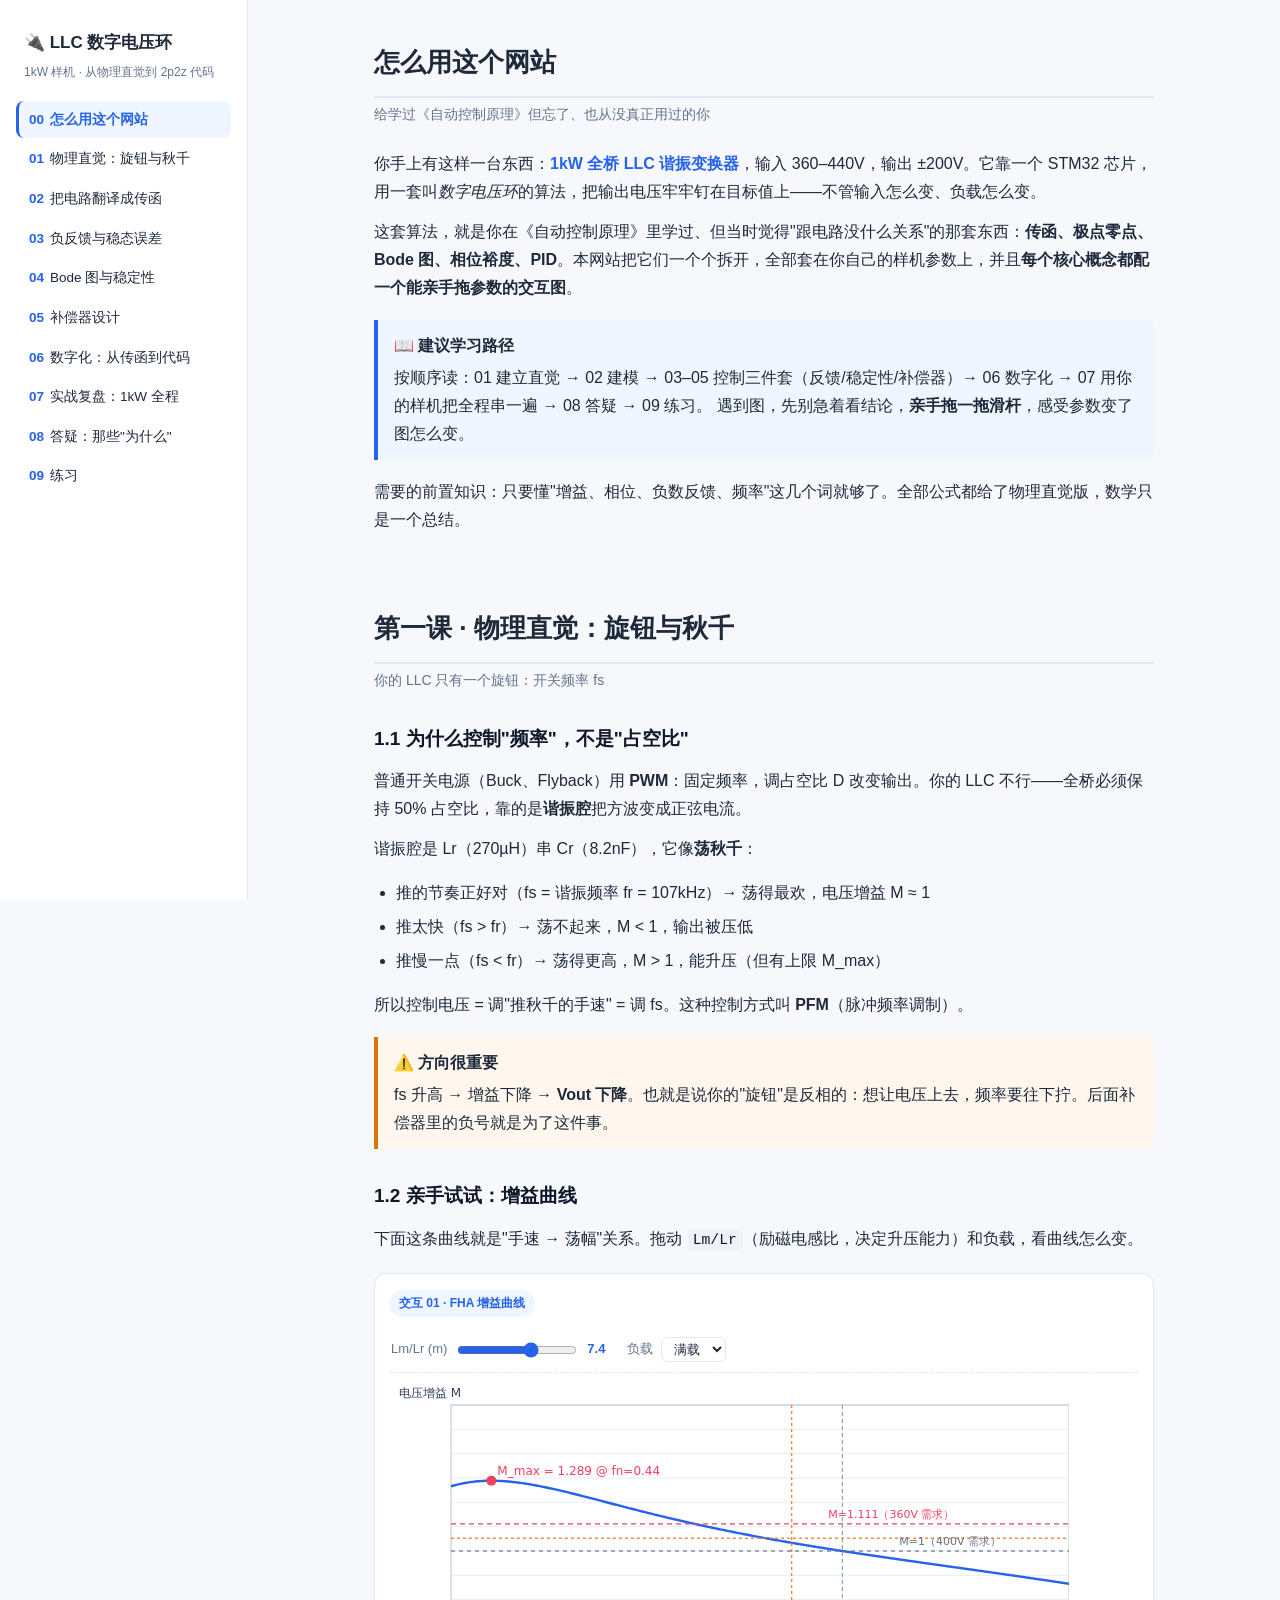
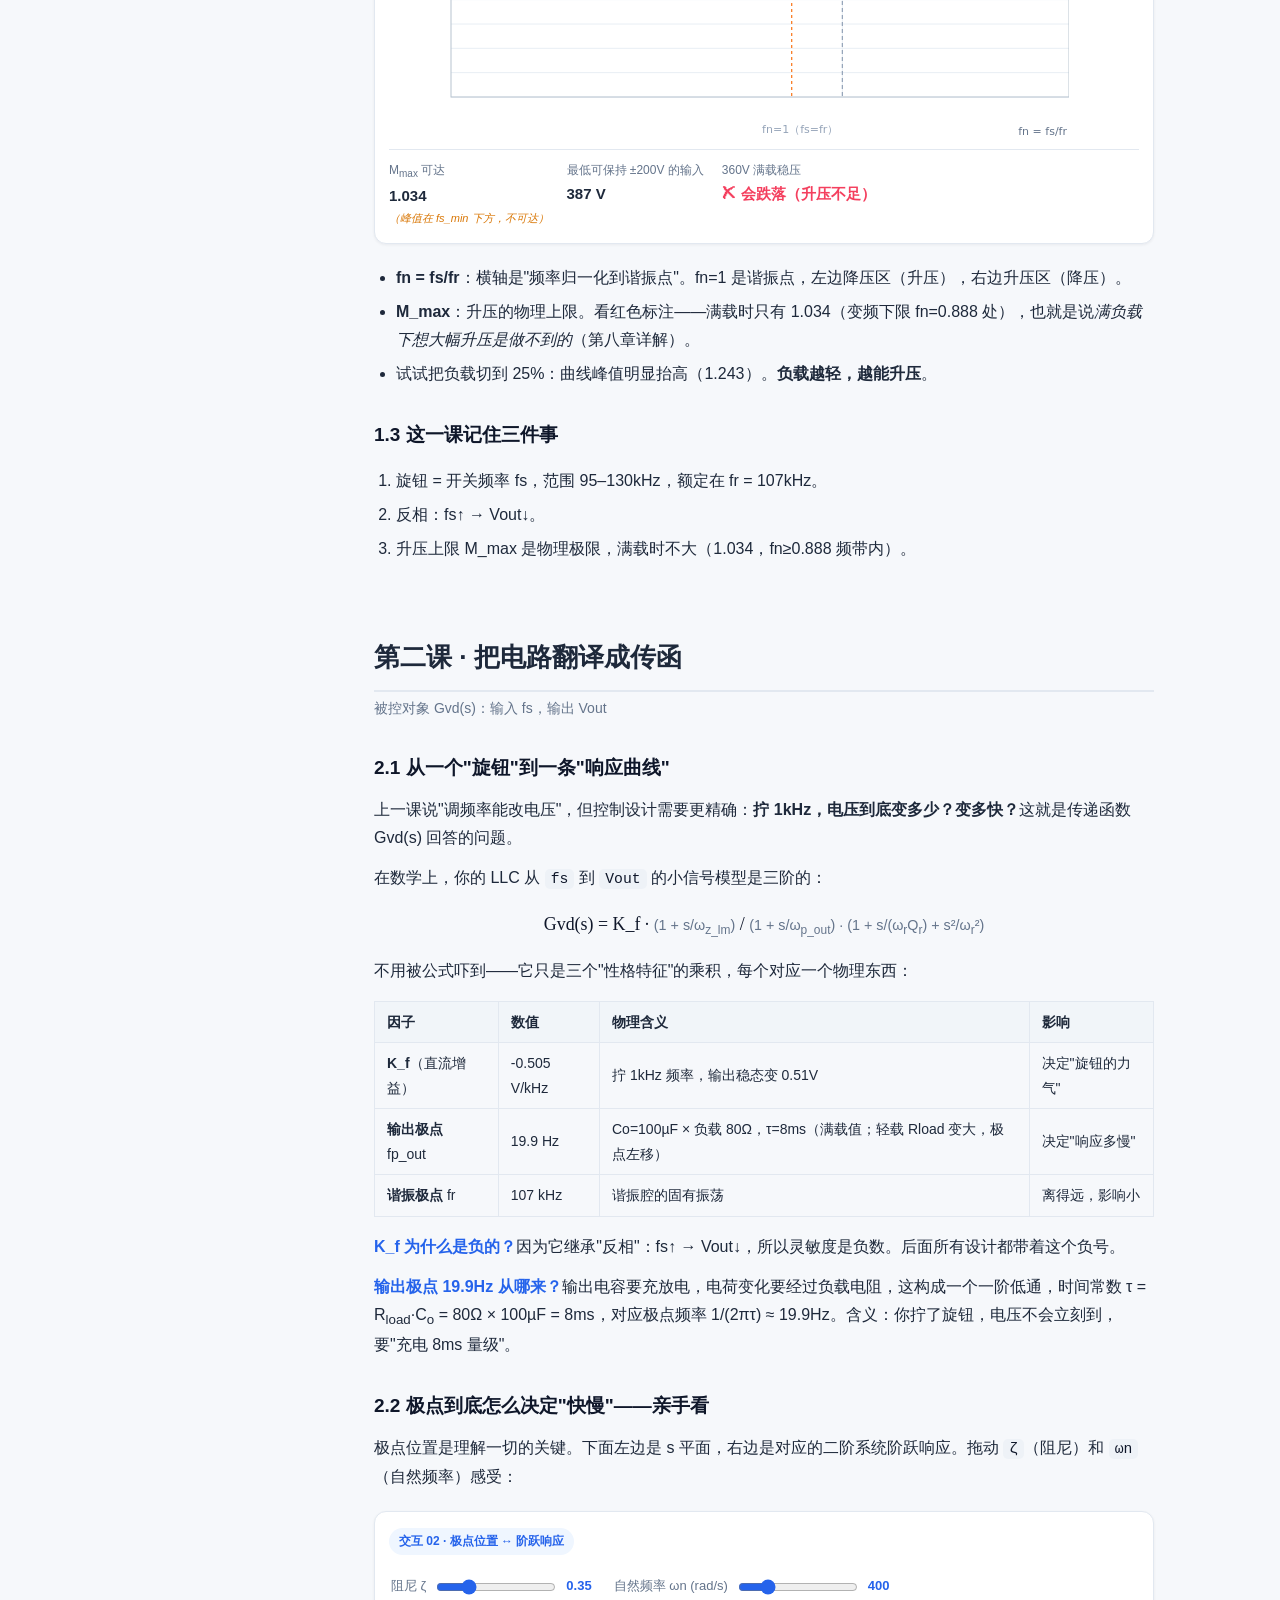
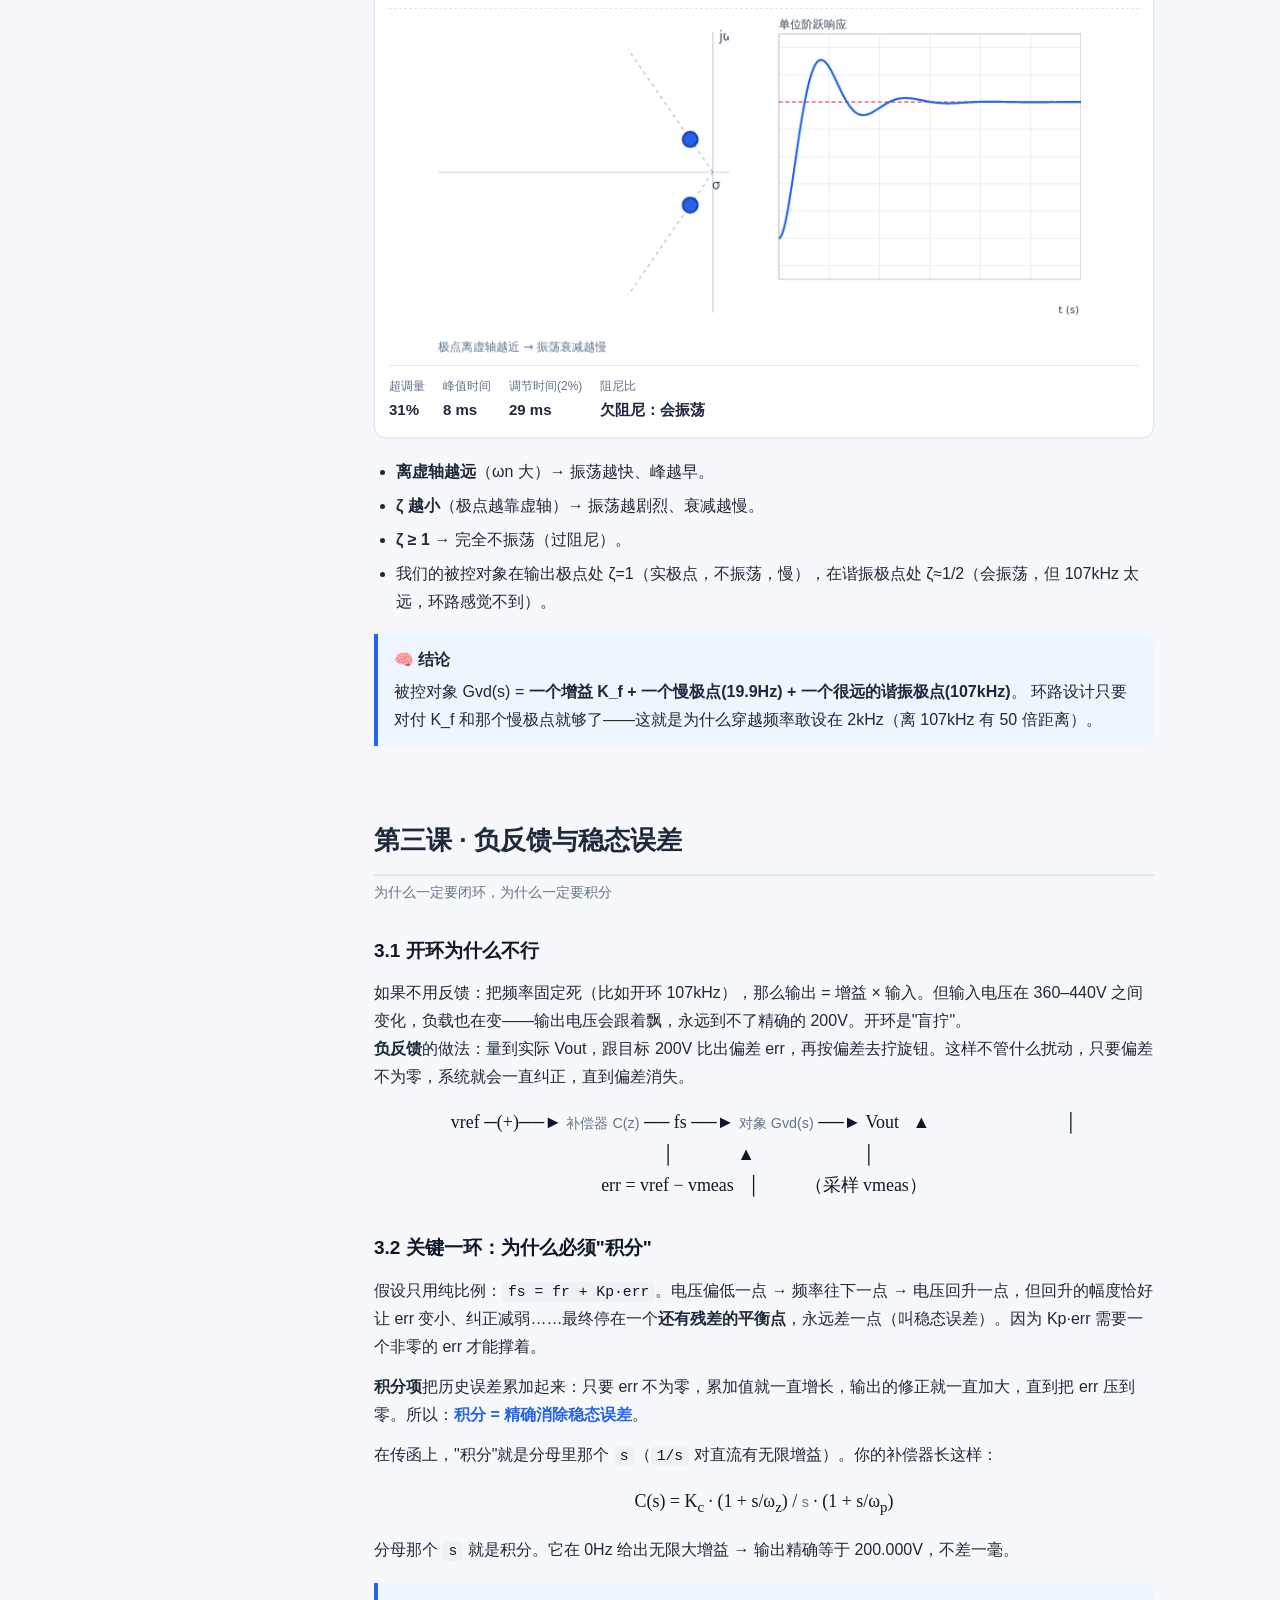
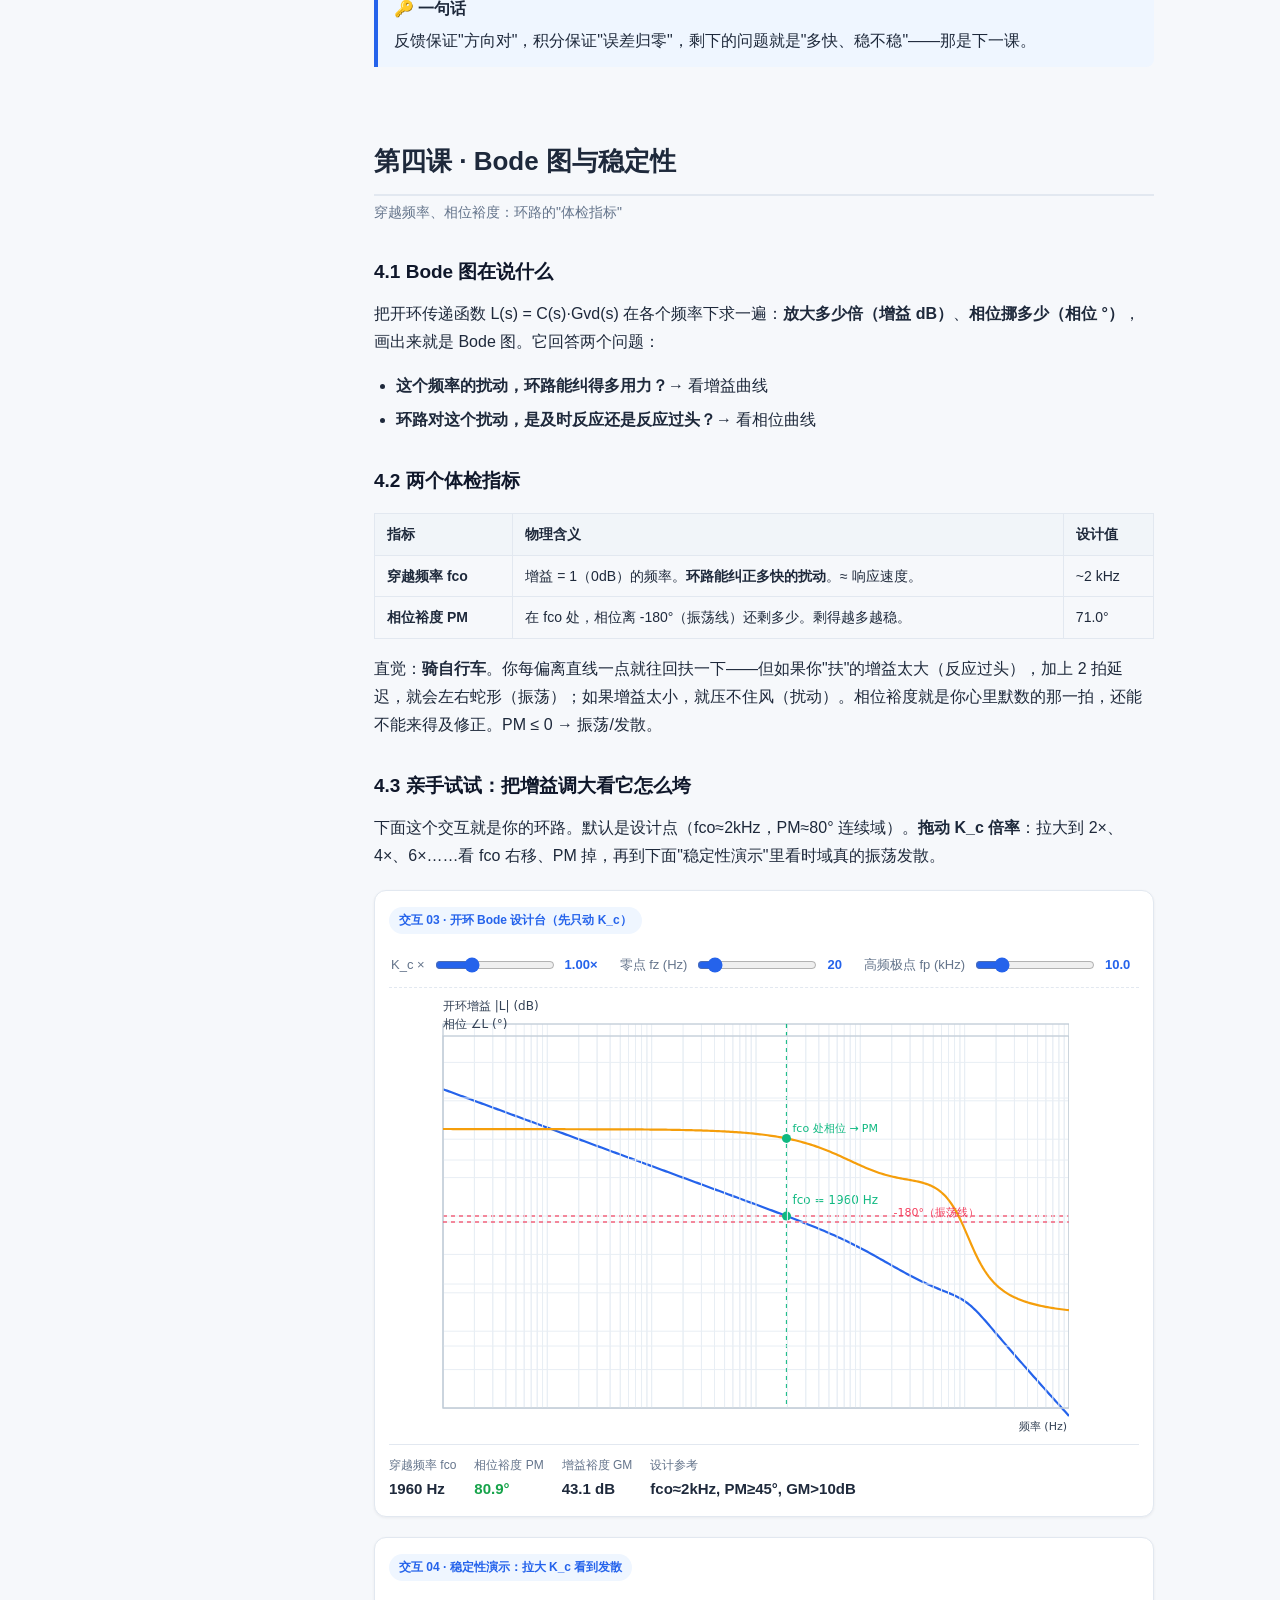
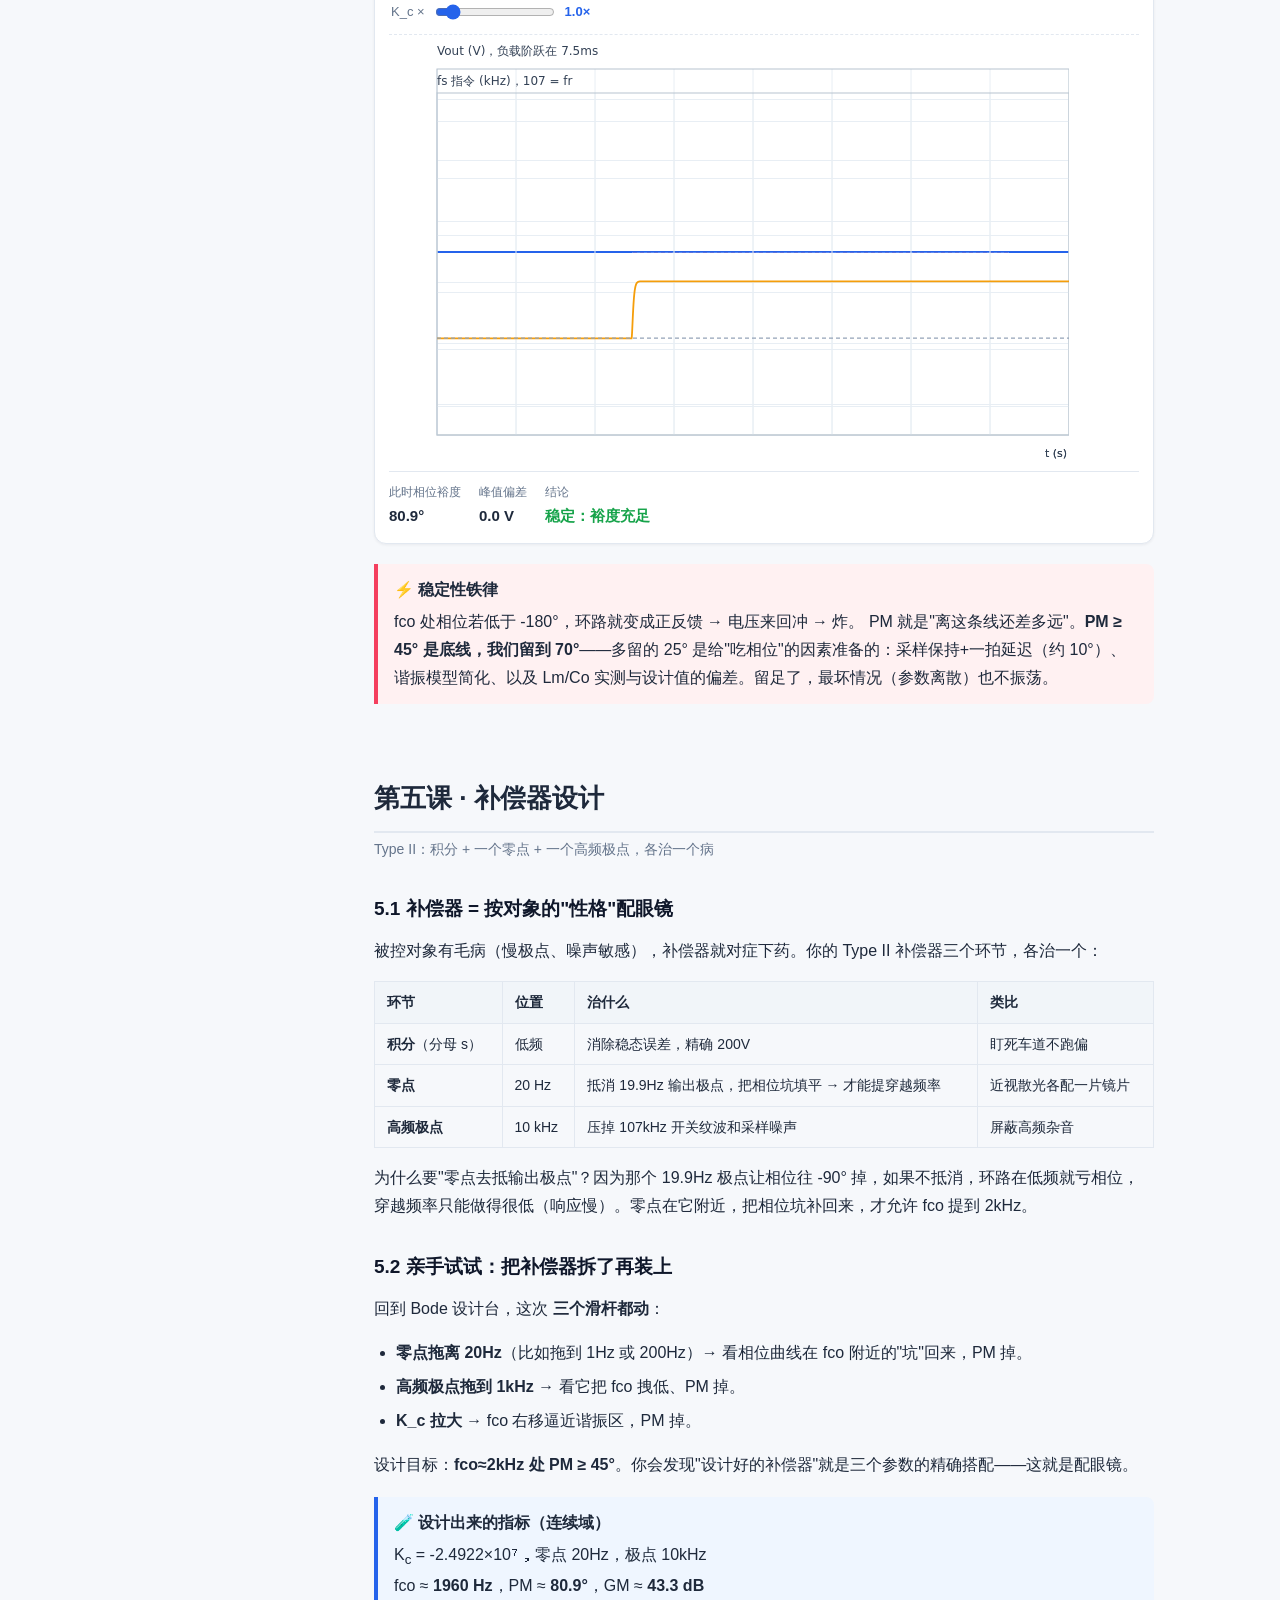
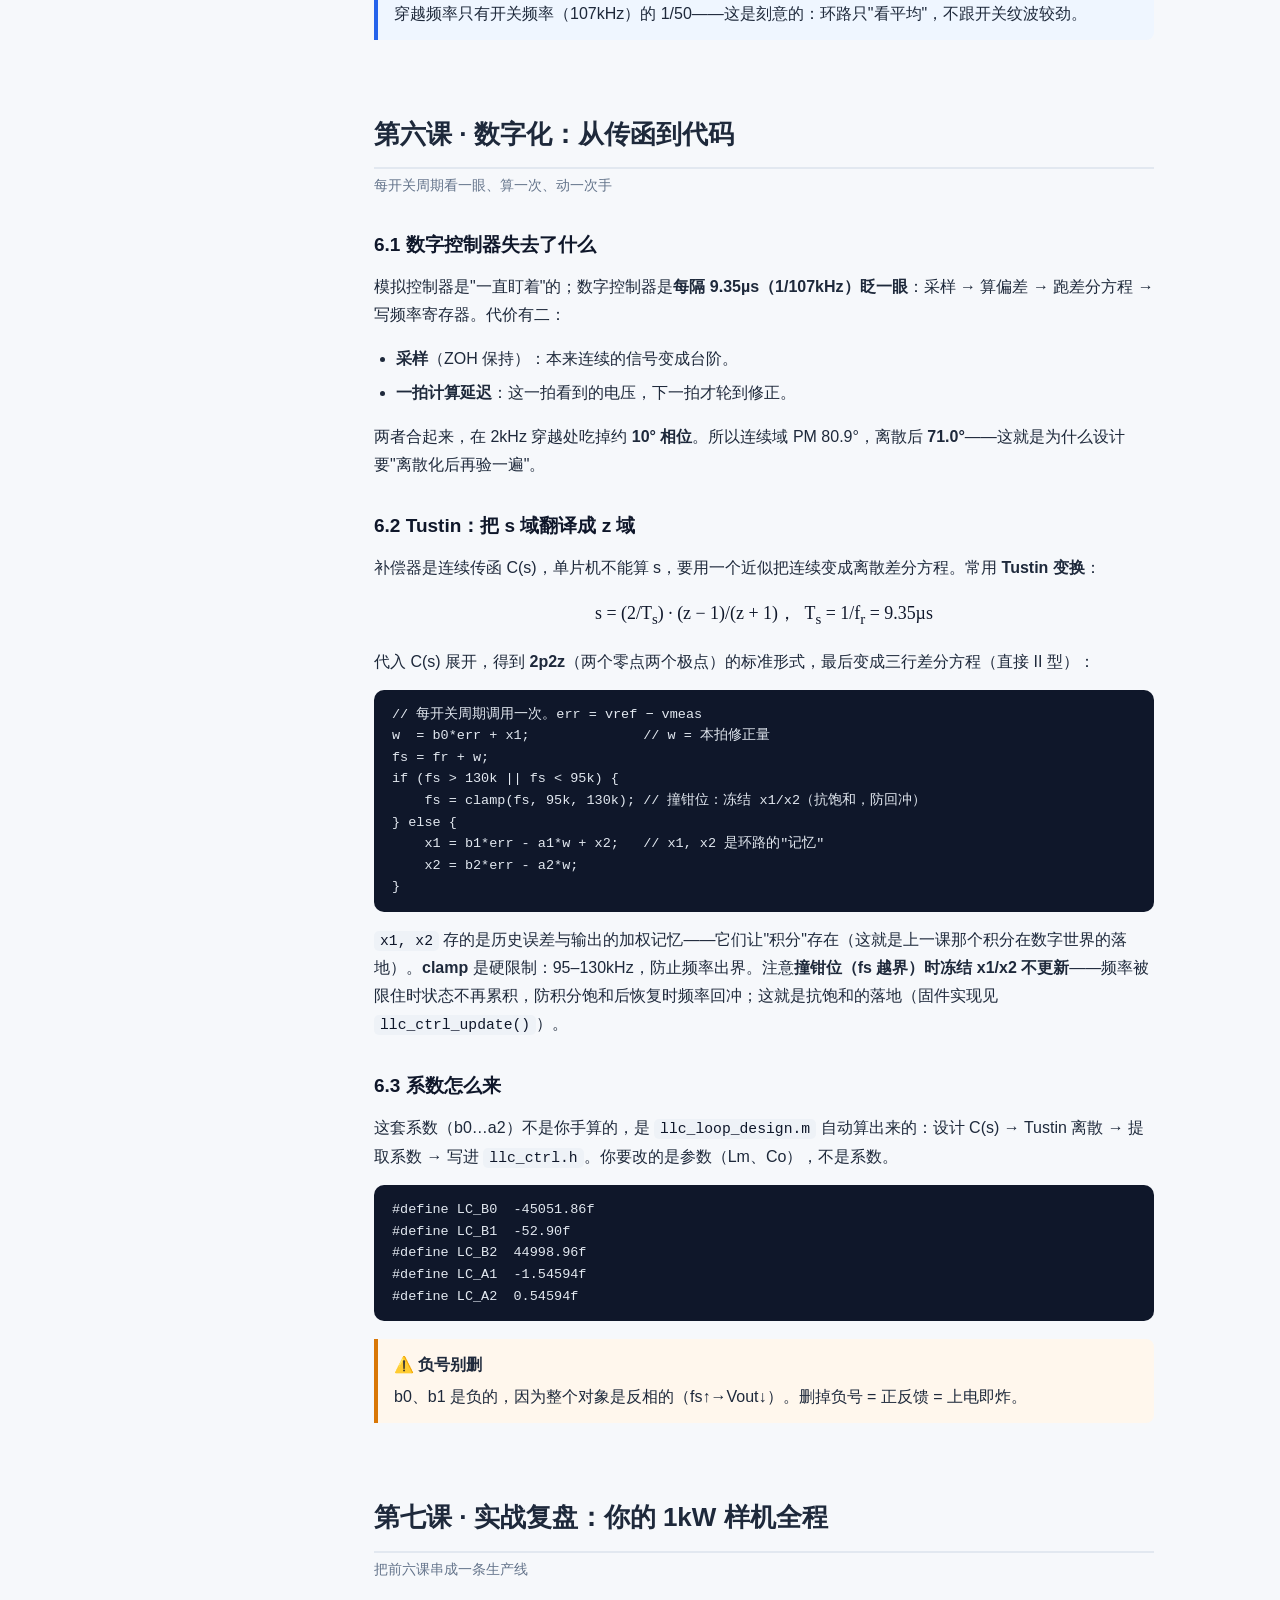
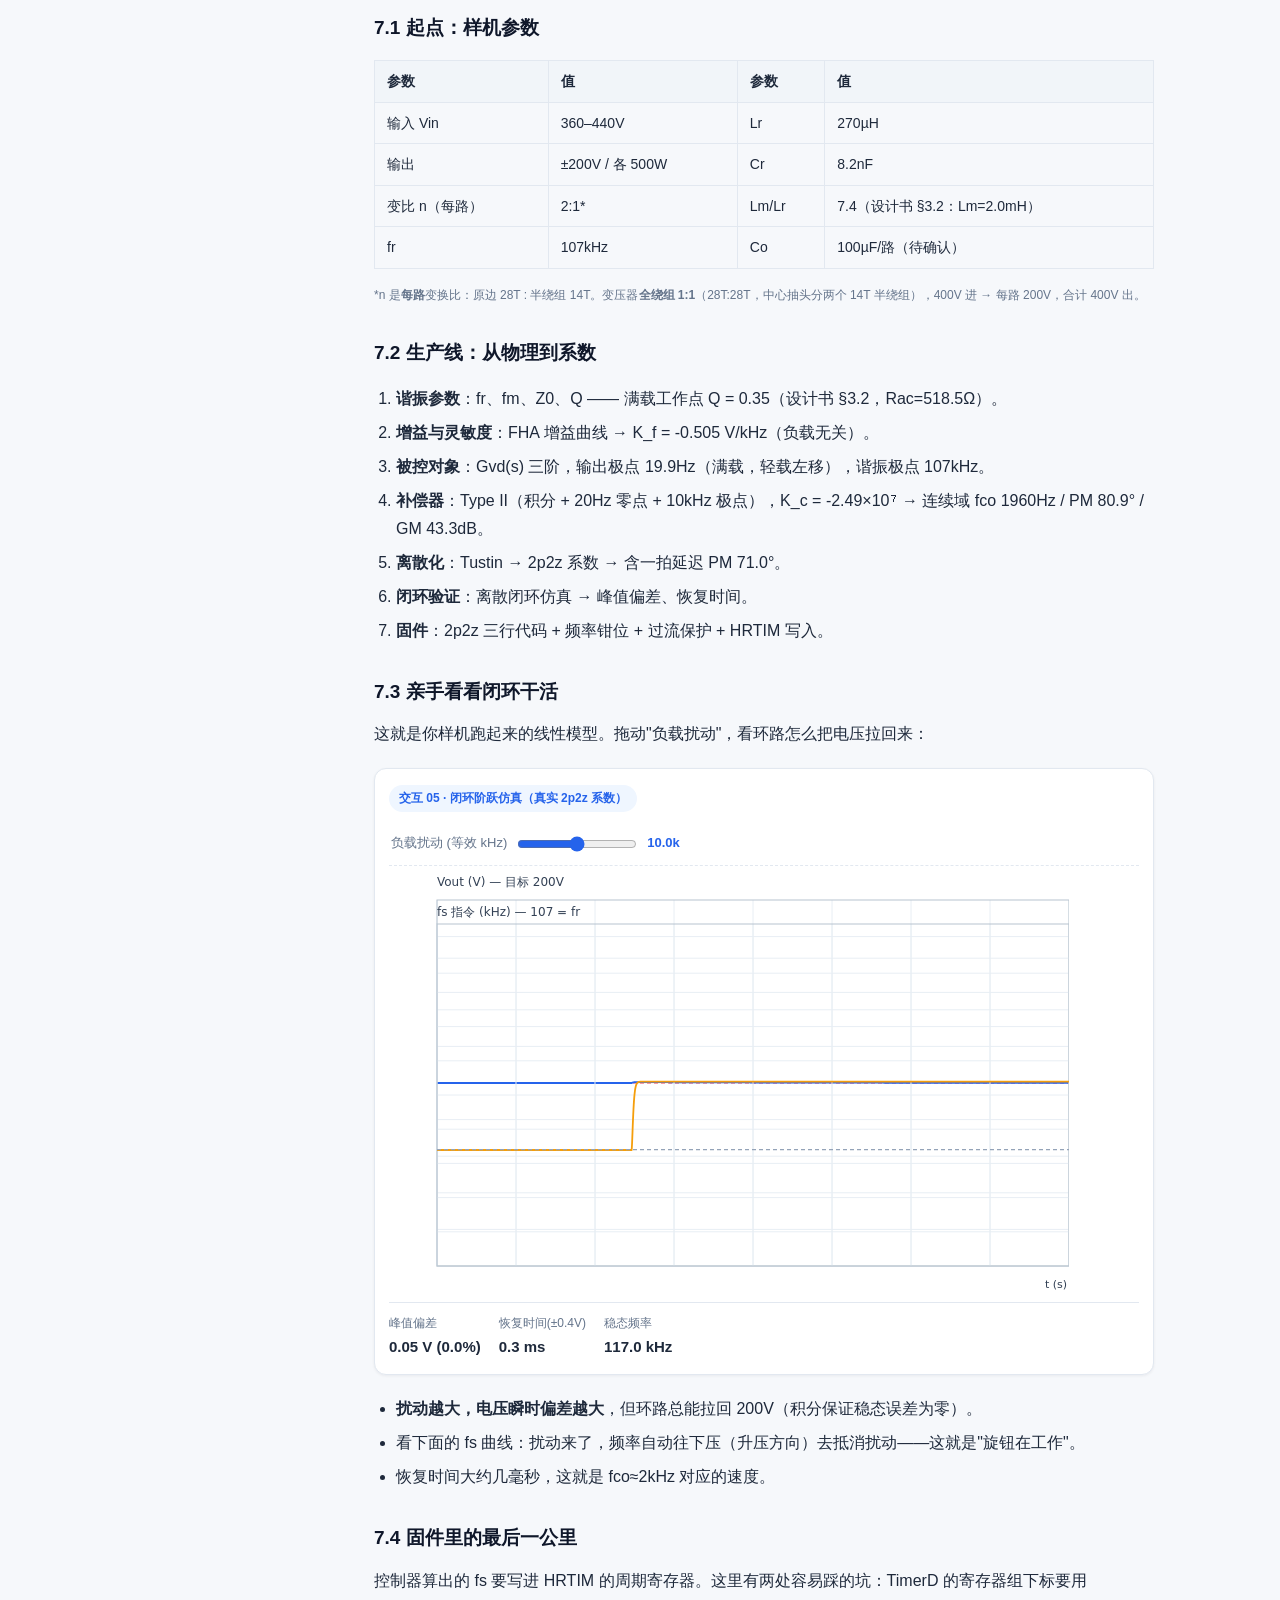
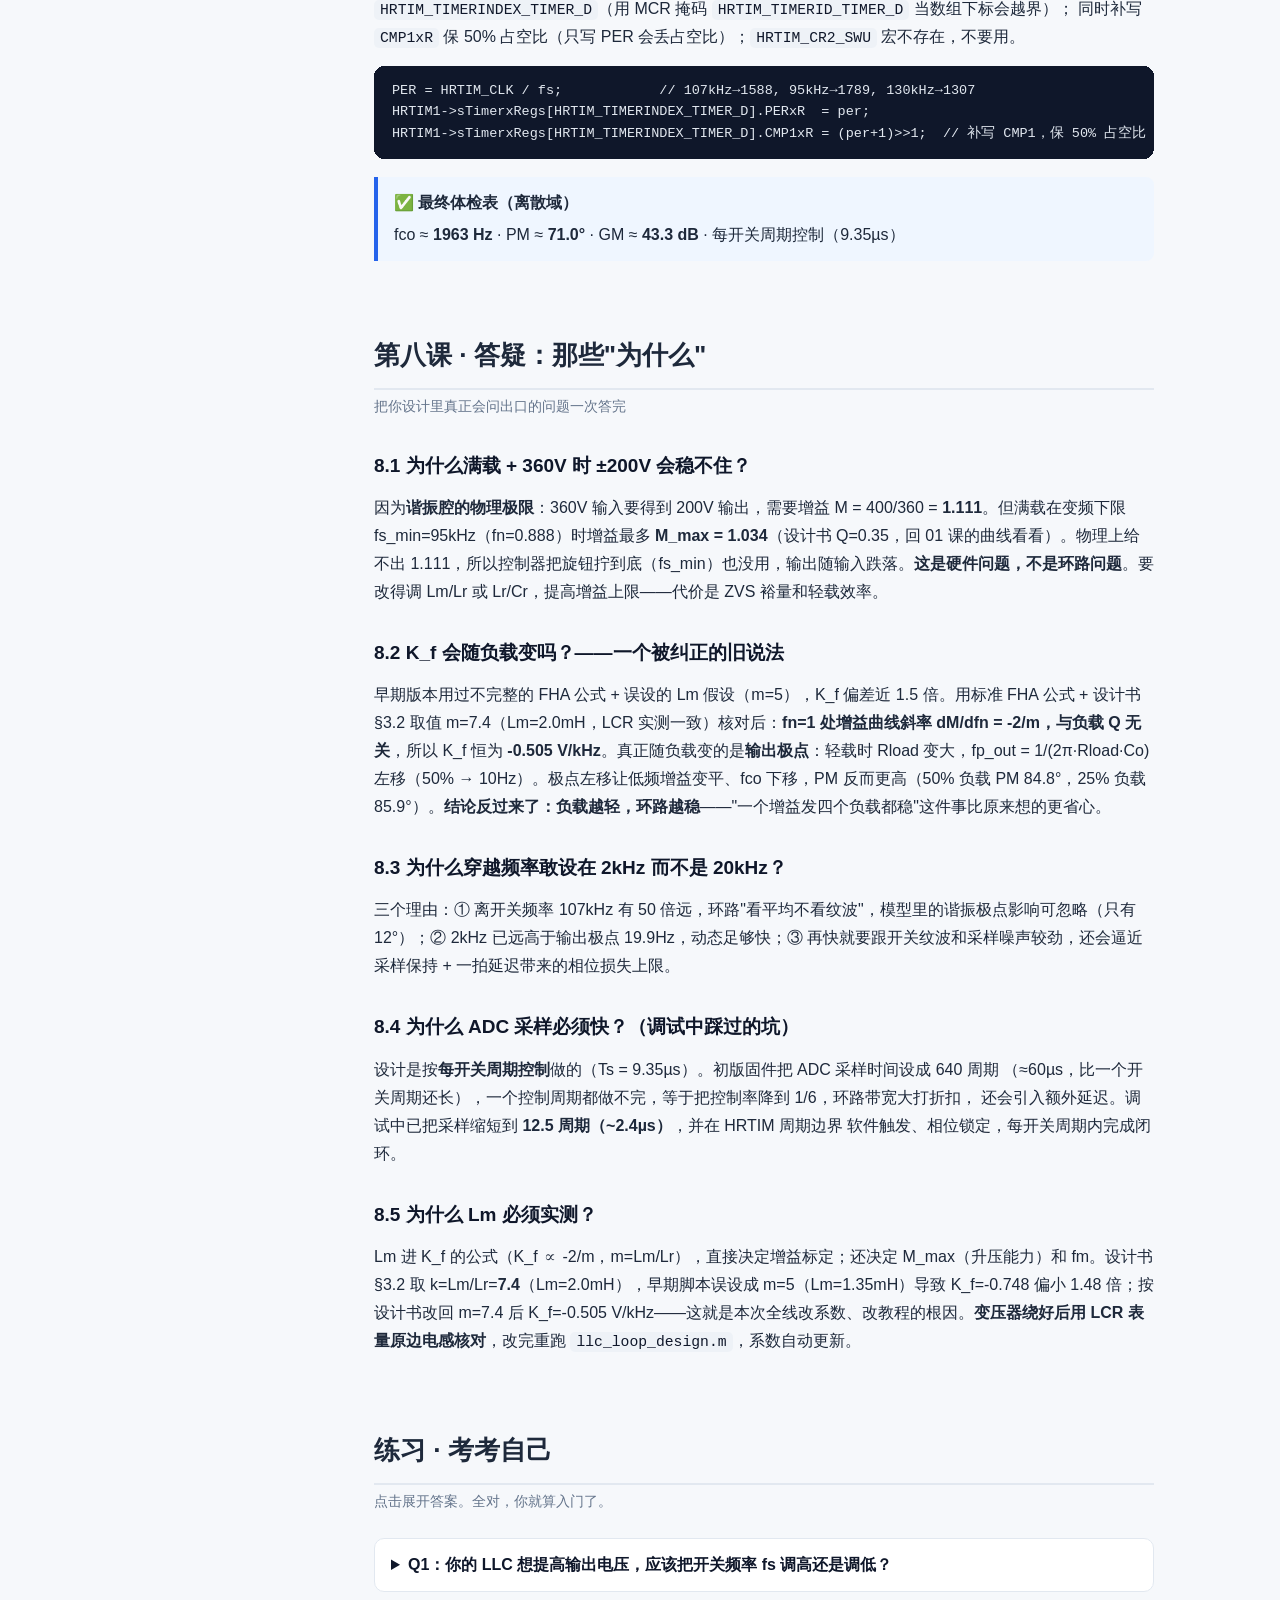
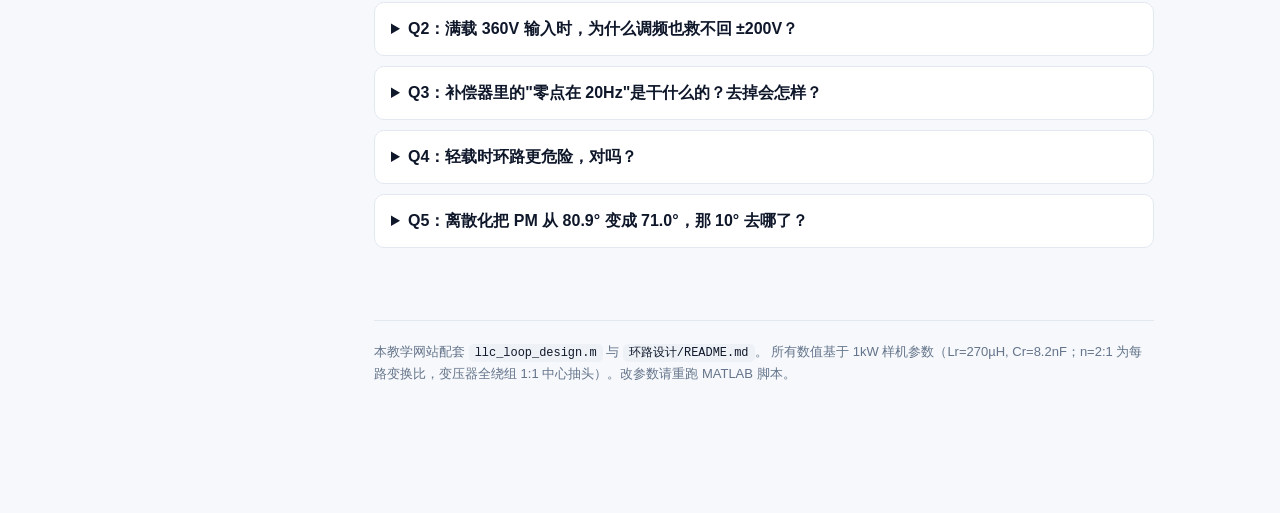
<file: llc-resonant-converter/1kw-prototype/01-设计样机/环路设计/tutorial/index.html>
<!DOCTYPE html>
<html lang="zh-CN">
<head>
<meta charset="UTF-8">
<meta name="viewport" content="width=device-width, initial-scale=1.0">
<title>从零吃透 LLC 数字电压环 · 1kW 样机互动教学</title>
<meta name="description" content="用 1kW 全桥 LLC 样机的真实参数，从物理直觉到 Bode 图再到 2p2z 代码，把数字电压环学透。全部图表可交互。">
<link rel="stylesheet" href="css/style.css">
</head>
<body>
<div class="topbar">🔌 LLC 数字电压环 · 互动教学</div>
<div class="layout">
  <aside class="sidebar">
    <div class="brand">🔌 LLC 数字电压环</div>
    <div class="sub">1kW 样机 · 从物理直觉到 2p2z 代码</div>
    <nav>
      <a href="#intro" class="active"><span class="num">00</span>怎么用这个网站</a>
      <a href="#ch1"><span class="num">01</span>物理直觉：旋钮与秋千</a>
      <a href="#ch2"><span class="num">02</span>把电路翻译成传函</a>
      <a href="#ch3"><span class="num">03</span>负反馈与稳态误差</a>
      <a href="#ch4"><span class="num">04</span>Bode 图与稳定性</a>
      <a href="#ch5"><span class="num">05</span>补偿器设计</a>
      <a href="#ch6"><span class="num">06</span>数字化：从传函到代码</a>
      <a href="#ch7"><span class="num">07</span>实战复盘：1kW 全程</a>
      <a href="#ch8"><span class="num">08</span>答疑：那些"为什么"</a>
      <a href="#quiz"><span class="num">09</span>练习</a>
    </nav>
  </aside>

  <main>
  <article class="article">

    <!-- ================= 00 序言 ================= -->
    <section id="intro">
      <h2>怎么用这个网站</h2>
      <p class="ch-sub">给学过《自动控制原理》但忘了、也从没真正用过的你</p>
      <p>你手上有这样一台东西：<strong class="hl">1kW 全桥 LLC 谐振变换器</strong>，输入 360–440V，输出 ±200V。它靠一个 STM32 芯片，用一套叫<em>数字电压环</em>的算法，把输出电压牢牢钉在目标值上——不管输入怎么变、负载怎么变。</p>
      <p>这套算法，就是你在《自动控制原理》里学过、但当时觉得"跟电路没什么关系"的那套东西：<strong>传函、极点零点、Bode 图、相位裕度、PID</strong>。本网站把它们一个个拆开，全部套在你自己的样机参数上，并且<strong>每个核心概念都配一个能亲手拖参数的交互图</strong>。</p>
      <div class="callout">
        <span class="t">📖 建议学习路径</span>
        按顺序读：01 建立直觉 → 02 建模 → 03–05 控制三件套（反馈/稳定性/补偿器）→ 06 数字化 → 07 用你的样机把全程串一遍 → 08 答疑 → 09 练习。
        遇到图，先别急着看结论，<strong>亲手拖一拖滑杆</strong>，感受参数变了图怎么变。
      </div>
      <p>需要的前置知识：只要懂"增益、相位、负数反馈、频率"这几个词就够了。全部公式都给了物理直觉版，数学只是一个总结。</p>
    </section>

    <!-- ================= 01 物理直觉 ================= -->
    <section id="ch1">
      <h2>第一课 · 物理直觉：旋钮与秋千</h2>
      <p class="ch-sub">你的 LLC 只有一个旋钮：开关频率 fs</p>

      <h3>1.1 为什么控制"频率"，不是"占空比"</h3>
      <p>普通开关电源（Buck、Flyback）用 <strong>PWM</strong>：固定频率，调占空比 D 改变输出。你的 LLC 不行——全桥必须保持 50% 占空比，靠的是<strong>谐振腔</strong>把方波变成正弦电流。</p>
      <p>谐振腔是 Lr（270µH）串 Cr（8.2nF），它像<strong>荡秋千</strong>：</p>
      <ul>
        <li>推的节奏正好对（fs = 谐振频率 fr = 107kHz）→ 荡得最欢，电压增益 M ≈ 1</li>
        <li>推太快（fs &gt; fr）→ 荡不起来，M &lt; 1，输出被压低</li>
        <li>推慢一点（fs &lt; fr）→ 荡得更高，M &gt; 1，能升压（但有上限 M_max）</li>
      </ul>
      <p>所以控制电压 = 调"推秋千的手速" = 调 fs。这种控制方式叫 <strong>PFM</strong>（脉冲频率调制）。</p>

      <div class="callout warn">
        <span class="t">⚠️ 方向很重要</span>
        fs 升高 → 增益下降 → <strong>Vout 下降</strong>。也就是说你的"旋钮"是反相的：想让电压上去，频率要往下拧。后面补偿器里的负号就是为了这件事。
      </div>

      <h3>1.2 亲手试试：增益曲线</h3>
      <p>下面这条曲线就是"手速 → 荡幅"关系。拖动 <code class="inline">Lm/Lr</code>（励磁电感比，决定升压能力）和负载，看曲线怎么变。</p>

      <div class="interactive" data-int="gain-curve">
        <span class="int-tag">交互 01 · FHA 增益曲线</span>
      </div>

      <ul>
        <li><strong>fn = fs/fr</strong>：横轴是"频率归一化到谐振点"。fn=1 是谐振点，左边降压区（升压），右边升压区（降压）。</li>
        <li><strong>M_max</strong>：升压的物理上限。看红色标注——满载时只有 1.034（变频下限 fn=0.888 处），也就是说<em>满负载下想大幅升压是做不到的</em>（第八章详解）。</li>
        <li>试试把负载切到 25%：曲线峰值明显抬高（1.243）。<strong>负载越轻，越能升压</strong>。</li>
      </ul>

      <h3>1.3 这一课记住三件事</h3>
      <ol>
        <li>旋钮 = 开关频率 fs，范围 95–130kHz，额定在 fr = 107kHz。</li>
        <li>反相：fs↑ → Vout↓。</li>
        <li>升压上限 M_max 是物理极限，满载时不大（1.034，fn≥0.888 频带内）。</li>
      </ol>
    </section>

    <!-- ================= 02 建模 ================= -->
    <section id="ch2">
      <h2>第二课 · 把电路翻译成传函</h2>
      <p class="ch-sub">被控对象 Gvd(s)：输入 fs，输出 Vout</p>

      <h3>2.1 从一个"旋钮"到一条"响应曲线"</h3>
      <p>上一课说"调频率能改电压"，但控制设计需要更精确：<strong>拧 1kHz，电压到底变多少？变多快？</strong>这就是传递函数 Gvd(s) 回答的问题。</p>
      <p>在数学上，你的 LLC 从 <code class="inline">fs</code> 到 <code class="inline">Vout</code> 的小信号模型是三阶的：</p>
      <div class="formula">
        Gvd(s) = K_f · <span class="lbl">(1 + s/ω<sub>z_lm</sub>)</span> / <span class="lbl">(1 + s/ω<sub>p_out</sub>) · (1 + s/(ω<sub>r</sub>Q<sub>r</sub>) + s²/ω<sub>r</sub>²)</span>
      </div>
      <p>不用被公式吓到——它只是三个"性格特征"的乘积，每个对应一个物理东西：</p>

      <table>
        <tr><th>因子</th><th>数值</th><th>物理含义</th><th>影响</th></tr>
        <tr><td><b>K_f</b>（直流增益）</td><td class="num">-0.505 V/kHz</td><td>拧 1kHz 频率，输出稳态变 0.51V</td><td>决定"旋钮的力气"</td></tr>
        <tr><td><b>输出极点</b> fp_out</td><td class="num">19.9 Hz</td><td>Co=100µF × 负载 80Ω，τ=8ms（满载值；轻载 Rload 变大，极点左移）</td><td>决定"响应多慢"</td></tr>
        <tr><td><b>谐振极点</b> fr</td><td class="num">107 kHz</td><td>谐振腔的固有振荡</td><td>离得远，影响小</td></tr>
      </table>

      <p><strong class="hl">K_f 为什么是负的？</strong>因为它继承"反相"：fs↑ → Vout↓，所以灵敏度是负数。后面所有设计都带着这个负号。</p>
      <p><strong class="hl">输出极点 19.9Hz 从哪来？</strong>输出电容要充放电，电荷变化要经过负载电阻，这构成一个一阶低通，时间常数 τ = R<sub>load</sub>·C<sub>o</sub> = 80Ω × 100µF = 8ms，对应极点频率 1/(2πτ) ≈ 19.9Hz。含义：你拧了旋钮，电压不会立刻到，要"充电 8ms 量级"。</p>

      <h3>2.2 极点到底怎么决定"快慢"——亲手看</h3>
      <p>极点位置是理解一切的关键。下面左边是 s 平面，右边是对应的二阶系统阶跃响应。拖动 <code class="inline">ζ</code>（阻尼）和 <code class="inline">ωn</code>（自然频率）感受：</p>

      <div class="interactive" data-int="poles">
        <span class="int-tag">交互 02 · 极点位置 ↔ 阶跃响应</span>
      </div>

      <ul>
        <li><strong>离虚轴越远</strong>（ωn 大）→ 振荡越快、峰越早。</li>
        <li><strong>ζ 越小</strong>（极点越靠虚轴）→ 振荡越剧烈、衰减越慢。</li>
        <li><strong>ζ ≥ 1</strong> → 完全不振荡（过阻尼）。</li>
        <li>我们的被控对象在输出极点处 ζ=1（实极点，不振荡，慢），在谐振极点处 ζ≈1/2（会振荡，但 107kHz 太远，环路感觉不到）。</li>
      </ul>

      <div class="callout">
        <span class="t">🧠 结论</span>
        被控对象 Gvd(s) = <strong>一个增益 K_f + 一个慢极点(19.9Hz) + 一个很远的谐振极点(107kHz)</strong>。
        环路设计只要对付 K_f 和那个慢极点就够了——这就是为什么穿越频率敢设在 2kHz（离 107kHz 有 50 倍距离）。
      </div>
    </section>

    <!-- ================= 03 负反馈 ================= -->
    <section id="ch3">
      <h2>第三课 · 负反馈与稳态误差</h2>
      <p class="ch-sub">为什么一定要闭环，为什么一定要积分</p>

      <h3>3.1 开环为什么不行</h3>
      <p>如果不用反馈：把频率固定死（比如开环 107kHz），那么输出 = 增益 × 输入。但输入电压在 360–440V 之间变化，负载也在变——输出电压会跟着飘，永远到不了精确的 200V。开环是"盲拧"。<br>
      <strong>负反馈</strong>的做法：量到实际 Vout，跟目标 200V 比出偏差 err，再按偏差去拧旋钮。这样不管什么扰动，只要偏差不为零，系统就会一直纠正，直到偏差消失。</p>

      <div class="formula">
        vref ─(+)──► <span class="lbl">补偿器 C(z)</span> ── fs ──► <span class="lbl">对象 Gvd(s)</span> ──► Vout
          &nbsp;&nbsp;▲&nbsp;&nbsp;&nbsp;&nbsp;&nbsp;&nbsp;&nbsp;&nbsp;&nbsp;&nbsp;&nbsp;&nbsp;&nbsp;&nbsp;&nbsp;&nbsp;&nbsp;&nbsp;&nbsp;&nbsp;&nbsp;&nbsp;&nbsp;&nbsp;&nbsp;&nbsp;&nbsp;&nbsp;&nbsp;&nbsp;│<br>
          &nbsp;&nbsp;│&nbsp;&nbsp;&nbsp;&nbsp;&nbsp;&nbsp;&nbsp;&nbsp;&nbsp;&nbsp;&nbsp;&nbsp;&nbsp;&nbsp;▲&nbsp;&nbsp;&nbsp;&nbsp;&nbsp;&nbsp;&nbsp;&nbsp;&nbsp;&nbsp;&nbsp;&nbsp;&nbsp;&nbsp;&nbsp;&nbsp;&nbsp;&nbsp;&nbsp;&nbsp;&nbsp;&nbsp;&nbsp;&nbsp;│<br>
        err = vref − vmeas &nbsp;&nbsp;│&nbsp;&nbsp;&nbsp;&nbsp;&nbsp;&nbsp;&nbsp;&nbsp;&nbsp;&nbsp;（采样 vmeas）
      </div>

      <h3>3.2 关键一环：为什么必须"积分"</h3>
      <p>假设只用纯比例：<code class="inline">fs = fr + Kp·err</code>。电压偏低一点 → 频率往下一点 → 电压回升一点，但回升的幅度恰好让 err 变小、纠正减弱……最终停在一个<strong>还有残差的平衡点</strong>，永远差一点（叫稳态误差）。因为 Kp·err 需要一个非零的 err 才能撑着。</p>
      <p><strong>积分项</strong>把历史误差累加起来：只要 err 不为零，累加值就一直增长，输出的修正就一直加大，直到把 err 压到零。所以：<strong class="hl">积分 = 精确消除稳态误差</strong>。</p>
      <p>在传函上，"积分"就是分母里那个 <code class="inline">s</code>（<code class="inline">1/s</code> 对直流有无限增益）。你的补偿器长这样：</p>
      <div class="formula">
        C(s) = K<sub>c</sub> · (1 + s/ω<sub>z</sub>) / <span class="lbl">s</span> · (1 + s/ω<sub>p</sub>)
      </div>
      <p>分母那个 <code class="inline">s</code> 就是积分。它在 0Hz 给出无限大增益 → 输出精确等于 200.000V，不差一毫。</p>

      <div class="callout">
        <span class="t">🔑 一句话</span>
        反馈保证"方向对"，积分保证"误差归零"，剩下的问题就是"多快、稳不稳"——那是下一课。
      </div>
    </section>

    <!-- ================= 04 Bode 与稳定性 ================= -->
    <section id="ch4">
      <h2>第四课 · Bode 图与稳定性</h2>
      <p class="ch-sub">穿越频率、相位裕度：环路的"体检指标"</p>

      <h3>4.1 Bode 图在说什么</h3>
      <p>把开环传递函数 L(s) = C(s)·Gvd(s) 在各个频率下求一遍：<strong>放大多少倍（增益 dB）</strong>、<strong>相位挪多少（相位 °）</strong>，画出来就是 Bode 图。它回答两个问题：</p>
      <ul>
        <li><strong>这个频率的扰动，环路能纠得多用力？</strong>→ 看增益曲线</li>
        <li><strong>环路对这个扰动，是及时反应还是反应过头？</strong>→ 看相位曲线</li>
      </ul>

      <h3>4.2 两个体检指标</h3>
      <table>
        <tr><th>指标</th><th>物理含义</th><th>设计值</th></tr>
        <tr><td><b>穿越频率 fco</b></td><td>增益 = 1（0dB）的频率。<strong>环路能纠正多快的扰动</strong>。≈ 响应速度。</td><td class="num">~2 kHz</td></tr>
        <tr><td><b>相位裕度 PM</b></td><td>在 fco 处，相位离 -180°（振荡线）还剩多少。剩得越多越稳。</td><td class="num">71.0°</td></tr>
      </table>
      <p>直觉：<strong>骑自行车</strong>。你每偏离直线一点就往回扶一下——但如果你"扶"的增益太大（反应过头），加上 2 拍延迟，就会左右蛇形（振荡）；如果增益太小，就压不住风（扰动）。相位裕度就是你心里默数的那一拍，还能不能来得及修正。PM ≤ 0 → 振荡/发散。</p>

      <h3>4.3 亲手试试：把增益调大看它怎么垮</h3>
      <p>下面这个交互就是你的环路。默认是设计点（fco≈2kHz，PM≈80° 连续域）。<strong>拖动 K_c 倍率</strong>：拉大到 2×、4×、6×……看 fco 右移、PM 掉，再到下面"稳定性演示"里看时域真的振荡发散。</p>

      <div class="interactive" data-int="bode">
        <span class="int-tag">交互 03 · 开环 Bode 设计台（先只动 K_c）</span>
      </div>

      <div class="interactive" data-int="stability">
        <span class="int-tag">交互 04 · 稳定性演示：拉大 K_c 看到发散</span>
      </div>

      <div class="callout danger">
        <span class="t">⚡ 稳定性铁律</span>
        fco 处相位若低于 -180°，环路就变成正反馈 → 电压来回冲 → 炸。
        PM 就是"离这条线还差多远"。<strong>PM ≥ 45° 是底线，我们留到 70°</strong>——多留的 25° 是给"吃相位"的因素准备的：采样保持+一拍延迟（约 10°）、谐振模型简化、以及 Lm/Co 实测与设计值的偏差。留足了，最坏情况（参数离散）也不振荡。
      </div>
    </section>

    <!-- ================= 05 补偿器设计 ================= -->
    <section id="ch5">
      <h2>第五课 · 补偿器设计</h2>
      <p class="ch-sub">Type II：积分 + 一个零点 + 一个高频极点，各治一个病</p>

      <h3>5.1 补偿器 = 按对象的"性格"配眼镜</h3>
      <p>被控对象有毛病（慢极点、噪声敏感），补偿器就对症下药。你的 Type II 补偿器三个环节，各治一个：</p>
      <table>
        <tr><th>环节</th><th>位置</th><th>治什么</th><th>类比</th></tr>
        <tr><td><b>积分</b>（分母 s）</td><td>低频</td><td>消除稳态误差，精确 200V</td><td>盯死车道不跑偏</td></tr>
        <tr><td><b>零点</b></td><td>20 Hz</td><td>抵消 19.9Hz 输出极点，把相位坑填平 → 才能提穿越频率</td><td>近视散光各配一片镜片</td></tr>
        <tr><td><b>高频极点</b></td><td>10 kHz</td><td>压掉 107kHz 开关纹波和采样噪声</td><td>屏蔽高频杂音</td></tr>
      </table>
      <p>为什么要"零点去抵输出极点"？因为那个 19.9Hz 极点让相位往 -90° 掉，如果不抵消，环路在低频就亏相位，穿越频率只能做得很低（响应慢）。零点在它附近，把相位坑补回来，才允许 fco 提到 2kHz。</p>

      <h3>5.2 亲手试试：把补偿器拆了再装上</h3>
      <p>回到 Bode 设计台，这次 <strong>三个滑杆都动</strong>：</p>
      <ul>
        <li><strong>零点拖离 20Hz</strong>（比如拖到 1Hz 或 200Hz）→ 看相位曲线在 fco 附近的"坑"回来，PM 掉。</li>
        <li><strong>高频极点拖到 1kHz</strong> → 看它把 fco 拽低、PM 掉。</li>
        <li><strong>K_c 拉大</strong> → fco 右移逼近谐振区，PM 掉。</li>
      </ul>
      <p>设计目标：<strong>fco≈2kHz 处 PM ≥ 45°</strong>。你会发现"设计好的补偿器"就是三个参数的精确搭配——这就是配眼镜。</p>

      <div class="callout">
        <span class="t">🧪 设计出来的指标（连续域）</span>
        K<sub>c</sub> = -2.4922×10⁷，零点 20Hz，极点 10kHz<br>
        fco ≈ <strong>1960 Hz</strong>，PM ≈ <strong>80.9°</strong>，GM ≈ <strong>43.3 dB</strong><br>
        穿越频率只有开关频率（107kHz）的 1/50——这是刻意的：环路只"看平均"，不跟开关纹波较劲。
      </div>
    </section>

    <!-- ================= 06 数字化 ================= -->
    <section id="ch6">
      <h2>第六课 · 数字化：从传函到代码</h2>
      <p class="ch-sub">每开关周期看一眼、算一次、动一次手</p>

      <h3>6.1 数字控制器失去了什么</h3>
      <p>模拟控制器是"一直盯着"的；数字控制器是<strong>每隔 9.35µs（1/107kHz）眨一眼</strong>：采样 → 算偏差 → 跑差分方程 → 写频率寄存器。代价有二：</p>
      <ul>
        <li><strong>采样</strong>（ZOH 保持）：本来连续的信号变成台阶。</li>
        <li><strong>一拍计算延迟</strong>：这一拍看到的电压，下一拍才轮到修正。</li>
      </ul>
      <p>两者合起来，在 2kHz 穿越处吃掉约 <strong>10° 相位</strong>。所以连续域 PM 80.9°，离散后 <strong>71.0°</strong>——这就是为什么设计要"离散化后再验一遍"。</p>

      <h3>6.2 Tustin：把 s 域翻译成 z 域</h3>
      <p>补偿器是连续传函 C(s)，单片机不能算 s，要用一个近似把连续变成离散差分方程。常用 <strong>Tustin 变换</strong>：</p>
      <div class="formula">
        s = (2/T<sub>s</sub>) · (z − 1)/(z + 1)，&nbsp;&nbsp;T<sub>s</sub> = 1/f<sub>r</sub> = 9.35µs
      </div>
      <p>代入 C(s) 展开，得到 <strong>2p2z</strong>（两个零点两个极点）的标准形式，最后变成三行差分方程（直接 II 型）：</p>
<pre><code>// 每开关周期调用一次。err = vref − vmeas
w  = b0*err + x1;              // w = 本拍修正量
fs = fr + w;
if (fs &gt; 130k || fs &lt; 95k) {
    fs = clamp(fs, 95k, 130k); // 撞钳位：冻结 x1/x2（抗饱和，防回冲）
} else {
    x1 = b1*err - a1*w + x2;   // x1, x2 是环路的"记忆"
    x2 = b2*err - a2*w;
}
</code></pre>
      <p><code class="inline">x1, x2</code> 存的是历史误差与输出的加权记忆——它们让"积分"存在（这就是上一课那个积分在数字世界的落地）。<strong>clamp</strong> 是硬限制：95–130kHz，防止频率出界。注意<strong>撞钳位（fs 越界）时冻结 x1/x2 不更新</strong>——频率被限住时状态不再累积，防积分饱和后恢复时频率回冲；这就是抗饱和的落地（固件实现见 <code class="inline">llc_ctrl_update()</code>）。</p>

      <h3>6.3 系数怎么来</h3>
      <p>这套系数（b0…a2）不是你手算的，是 <code class="inline">llc_loop_design.m</code> 自动算出来的：设计 C(s) → Tustin 离散 → 提取系数 → 写进 <code class="inline">llc_ctrl.h</code>。你要改的是参数（Lm、Co），不是系数。</p>
      <pre><code>#define LC_B0  -45051.86f
#define LC_B1  -52.90f
#define LC_B2  44998.96f
#define LC_A1  -1.54594f
#define LC_A2  0.54594f</code></pre>
      <div class="callout warn">
        <span class="t">⚠️ 负号别删</span>
        b0、b1 是负的，因为整个对象是反相的（fs↑→Vout↓）。删掉负号 = 正反馈 = 上电即炸。
      </div>
    </section>

    <!-- ================= 07 实战复盘 ================= -->
    <section id="ch7">
      <h2>第七课 · 实战复盘：你的 1kW 样机全程</h2>
      <p class="ch-sub">把前六课串成一条生产线</p>

      <h3>7.1 起点：样机参数</h3>
      <table>
        <tr><th>参数</th><th>值</th><th>参数</th><th>值</th></tr>
        <tr><td>输入 Vin</td><td class="num">360–440V</td><td>Lr</td><td class="num">270µH</td></tr>
        <tr><td>输出</td><td class="num">±200V / 各 500W</td><td>Cr</td><td class="num">8.2nF</td></tr>
        <tr><td>变比 n（每路）</td><td class="num">2:1*</td><td>Lm/Lr</td><td class="num">7.4（设计书 §3.2：Lm=2.0mH）</td></tr>
        <tr><td>fr</td><td class="num">107kHz</td><td>Co</td><td class="num">100µF/路（待确认）</td></tr>
      </table>
      <p class="foot">*n 是<strong>每路</strong>变换比：原边 28T : 半绕组 14T。变压器<strong>全绕组 1:1</strong>（28T:28T，中心抽头分两个 14T 半绕组），400V 进 → 每路 200V，合计 400V 出。</p>

      <h3>7.2 生产线：从物理到系数</h3>
      <ol>
        <li><strong>谐振参数</strong>：fr、fm、Z0、Q —— 满载工作点 Q = 0.35（设计书 §3.2，Rac=518.5Ω）。</li>
        <li><strong>增益与灵敏度</strong>：FHA 增益曲线 → K_f = -0.505 V/kHz（负载无关）。</li>
        <li><strong>被控对象</strong>：Gvd(s) 三阶，输出极点 19.9Hz（满载，轻载左移），谐振极点 107kHz。</li>
        <li><strong>补偿器</strong>：Type II（积分 + 20Hz 零点 + 10kHz 极点），K_c = -2.49×10⁷ → 连续域 fco 1960Hz / PM 80.9° / GM 43.3dB。</li>
        <li><strong>离散化</strong>：Tustin → 2p2z 系数 → 含一拍延迟 PM 71.0°。</li>
        <li><strong>闭环验证</strong>：离散闭环仿真 → 峰值偏差、恢复时间。</li>
        <li><strong>固件</strong>：2p2z 三行代码 + 频率钳位 + 过流保护 + HRTIM 写入。</li>
      </ol>

      <h3>7.3 亲手看看闭环干活</h3>
      <p>这就是你样机跑起来的线性模型。拖动"负载扰动"，看环路怎么把电压拉回来：</p>

      <div class="interactive" data-int="step-sim">
        <span class="int-tag">交互 05 · 闭环阶跃仿真（真实 2p2z 系数）</span>
      </div>
      <ul>
        <li><strong>扰动越大，电压瞬时偏差越大</strong>，但环路总能拉回 200V（积分保证稳态误差为零）。</li>
        <li>看下面的 fs 曲线：扰动来了，频率自动往下压（升压方向）去抵消扰动——这就是"旋钮在工作"。</li>
        <li>恢复时间大约几毫秒，这就是 fco≈2kHz 对应的速度。</li>
      </ul>

      <h3>7.4 固件里的最后一公里</h3>
      <p>控制器算出的 fs 要写进 HRTIM 的周期寄存器。这里有两处容易踩的坑：TimerD 的寄存器组下标要用
      <code class="inline">HRTIM_TIMERINDEX_TIMER_D</code>（用 MCR 掩码 <code class="inline">HRTIM_TIMERID_TIMER_D</code> 当数组下标会越界）；
      同时补写 <code class="inline">CMP1xR</code> 保 50% 占空比（只写 PER 会丢占空比）；<code class="inline">HRTIM_CR2_SWU</code> 宏不存在，不要用。</p>
<pre><code>PER = HRTIM_CLK / fs;            // 107kHz→1588, 95kHz→1789, 130kHz→1307
HRTIM1-&gt;sTimerxRegs[HRTIM_TIMERINDEX_TIMER_D].PERxR  = per;
HRTIM1-&gt;sTimerxRegs[HRTIM_TIMERINDEX_TIMER_D].CMP1xR = (per+1)&gt;&gt;1;  // 补写 CMP1，保 50% 占空比
</code></pre>
      <div class="callout">
        <span class="t">✅ 最终体检表（离散域）</span>
        fco ≈ <strong>1963 Hz</strong> · PM ≈ <strong>71.0°</strong> · GM ≈ <strong>43.3 dB</strong> · 每开关周期控制（9.35µs）
      </div>
    </section>

    <!-- ================= 08 答疑 ================= -->
    <section id="ch8">
      <h2>第八课 · 答疑：那些"为什么"</h2>
      <p class="ch-sub">把你设计里真正会问出口的问题一次答完</p>

      <h3>8.1 为什么满载 + 360V 时 ±200V 会稳不住？</h3>
      <p>因为<strong>谐振腔的物理极限</strong>：360V 输入要得到 200V 输出，需要增益 M = 400/360 = <strong>1.111</strong>。但满载在变频下限 fs_min=95kHz（fn=0.888）时增益最多 <strong>M_max = 1.034</strong>（设计书 Q=0.35，回 01 课的曲线看看）。物理上给不出 1.111，所以控制器把旋钮拧到底（fs_min）也没用，输出随输入跌落。<strong>这是硬件问题，不是环路问题</strong>。要改得调 Lm/Lr 或 Lr/Cr，提高增益上限——代价是 ZVS 裕量和轻载效率。</p>

      <h3>8.2 K_f 会随负载变吗？——一个被纠正的旧说法</h3>
      <p>早期版本用过不完整的 FHA 公式 + 误设的 Lm 假设（m=5），K_f 偏差近 1.5 倍。用标准 FHA 公式 + 设计书 §3.2 取值 m=7.4（Lm=2.0mH，LCR 实测一致）核对后：<strong>fn=1 处增益曲线斜率 dM/dfn = -2/m，与负载 Q 无关</strong>，所以 K_f 恒为 <strong>-0.505 V/kHz</strong>。真正随负载变的是<strong>输出极点</strong>：轻载时 Rload 变大，fp_out = 1/(2π·Rload·Co) 左移（50% → 10Hz）。极点左移让低频增益变平、fco 下移，PM 反而更高（50% 负载 PM 84.8°，25% 负载 85.9°）。<strong>结论反过来了：负载越轻，环路越稳</strong>——"一个增益发四个负载都稳"这件事比原来想的更省心。</p>

      <h3>8.3 为什么穿越频率敢设在 2kHz 而不是 20kHz？</h3>
      <p>三个理由：① 离开关频率 107kHz 有 50 倍远，环路"看平均不看纹波"，模型里的谐振极点影响可忽略（只有 12°）；② 2kHz 已远高于输出极点 19.9Hz，动态足够快；③ 再快就要跟开关纹波和采样噪声较劲，还会逼近采样保持 + 一拍延迟带来的相位损失上限。</p>

      <h3>8.4 为什么 ADC 采样必须快？（调试中踩过的坑）</h3>
      <p>设计是按<strong>每开关周期控制</strong>做的（Ts = 9.35µs）。初版固件把 ADC 采样时间设成 640 周期
      （≈60µs，比一个开关周期还长），一个控制周期都做不完，等于把控制率降到 1/6，环路带宽大打折扣，
      还会引入额外延迟。调试中已把采样缩短到 <strong>12.5 周期（~2.4µs）</strong>，并在 HRTIM 周期边界
      软件触发、相位锁定，每开关周期内完成闭环。</p>

      <h3>8.5 为什么 Lm 必须实测？</h3>
      <p>Lm 进 K_f 的公式（K_f ∝ -2/m，m=Lm/Lr），直接决定增益标定；还决定 M_max（升压能力）和 fm。设计书 §3.2 取 k=Lm/Lr=<strong>7.4</strong>（Lm=2.0mH），早期脚本误设成 m=5（Lm=1.35mH）导致 K_f=-0.748 偏小 1.48 倍；按设计书改回 m=7.4 后 K_f=-0.505 V/kHz——这就是本次全线改系数、改教程的根因。<strong>变压器绕好后用 LCR 表量原边电感核对</strong>，改完重跑 <code class="inline">llc_loop_design.m</code>，系数自动更新。</p>
    </section>

    <!-- ================= 09 练习 ================= -->
    <section id="quiz">
      <h2>练习 · 考考自己</h2>
      <p class="ch-sub">点击展开答案。全对，你就算入门了。</p>

      <details>
        <summary>Q1：你的 LLC 想提高输出电压，应该把开关频率 fs 调高还是调低？</summary>
        <div class="ans">调低。</div>
        <div class="expl">fs 低于 fr 进入升压区，增益 M &gt; 1。旋钮是反相的：fs↑→Vout↓，所以升压要 fs↓。</div>
      </details>

      <details>
        <summary>Q2：满载 360V 输入时，为什么调频也救不回 ±200V？</summary>
        <div class="ans">谐振腔增益有物理上限 M_max=1.034（频带内），而 360V 需要 1.111。</div>
        <div class="expl">控制器把频率压到 fs_min 就到底了（fn=0.888 已是变频下限，M_max=1.034 封顶），剩下的缺口是谐振腔给不出来的——这是硬件极限，要改 Lm/Lr 或 Lr/Cr。</div>
      </details>

      <details>
        <summary>Q3：补偿器里的"零点在 20Hz"是干什么的？去掉会怎样？</summary>
        <div class="ans">抵消被控对象 19.9Hz 的输出极点，把低频相位坑补平。</div>
        <div class="expl">不去掉的话相位亏得多，穿越频率只能做低、响应变慢。回到 05 课的 Bode 设计台把零点拖到 1Hz，看 PM 掉多少。</div>
      </details>

      <details>
        <summary>Q4：轻载时环路更危险，对吗？</summary>
        <div class="ans">反了，轻载反而更稳。</div>
        <div class="expl">K_f 与负载无关（-0.505 V/kHz）。轻载时输出极点左移，fco 下移、PM 上升（50% 负载 PM 84.8°，25% 负载 85.9°）。最坏工况是满载，所以设计按满载整定即可。</div>
      </details>

      <details>
        <summary>Q5：离散化把 PM 从 80.9° 变成 71.0°，那 10° 去哪了？</summary>
        <div class="ans">采样保持 + 一拍计算延迟。</div>
        <div class="expl">数字控制器每 9.35µs 才看一次、下一拍才动手，在 2kHz 穿越处大约损失 10°。这就是"离散后要重验一遍裕度"的原因。</div>
      </details>
    </section>

    <footer>
      本教学网站配套 <code class="inline">llc_loop_design.m</code> 与 <code class="inline">环路设计/README.md</code>。
      所有数值基于 1kW 样机参数（Lr=270µH, Cr=8.2nF；n=2:1 为每路变换比，变压器全绕组 1:1 中心抽头）。改参数请重跑 MATLAB 脚本。
    </footer>

  </article>
  </main>
</div>

<script src="js/llc-math.js"></script>
<script src="js/llc-plots.js"></script>
<script src="js/llc-interactive.js"></script>
<script src="js/llc-main.js"></script>
</body>
</html>
</file>
<file: llc-resonant-converter/1kw-prototype/control-loop/tutorial/css/style.css>
/* style.css — 环路学习网站主题 */
:root {
  --bg: #f6f8fb;
  --card: #ffffff;
  --ink: #1e293b;
  --muted: #64748b;
  --line: #e2e8f0;
  --blue: #2563eb;
  --blue-soft: #eff6ff;
  --green: #16a34a;
  --red: #f43f5e;
  --amber: #d97706;
  --code-bg: #0f172a;
  --code-ink: #e2e8f0;
}
* { box-sizing: border-box; }
html { scroll-behavior: smooth; }
body {
  margin: 0;
  font-family: -apple-system, BlinkMacSystemFont, "Segoe UI", "Microsoft YaHei", "PingFang SC", sans-serif;
  color: var(--ink);
  background: var(--bg);
  line-height: 1.75;
  font-size: 16px;
}

/* ---------- 布局 ---------- */
.layout { display: flex; }
.sidebar {
  width: 248px;
  flex: 0 0 248px;
  position: sticky;
  top: 0;
  height: 100vh;
  overflow-y: auto;
  padding: 28px 16px;
  border-right: 1px solid var(--line);
  background: var(--card);
}
.sidebar .brand { font-size: 17px; font-weight: 700; margin: 0 8px 4px; color: var(--ink); }
.sidebar .sub { font-size: 12px; color: var(--muted); margin: 0 8px 18px; }
.sidebar nav a {
  display: block;
  padding: 7px 10px;
  margin: 2px 0;
  border-radius: 8px;
  text-decoration: none;
  color: var(--ink);
  font-size: 13.5px;
  border-left: 3px solid transparent;
}
.sidebar nav a:hover { background: var(--blue-soft); }
.sidebar nav a.active { background: var(--blue-soft); color: var(--blue); border-left-color: var(--blue); font-weight: 600; }
.sidebar nav a .num { color: var(--blue); font-weight: 700; margin-right: 6px; }

main { flex: 1; min-width: 0; padding: 40px 28px 120px; }
.article { max-width: 780px; margin: 0 auto; }

/* ---------- 章节 ---------- */
section { margin-bottom: 72px; scroll-margin-top: 20px; }
section h2 {
  font-size: 26px;
  margin: 0 0 4px;
  padding-bottom: 10px;
  border-bottom: 2px solid var(--line);
}
.ch-sub { color: var(--muted); font-size: 14px; margin: 0 0 24px; }
section h3 { font-size: 19px; margin: 30px 0 10px; color: #0f172a; }
section p { margin: 12px 0; }
section ul, section ol { padding-left: 22px; }
section li { margin: 6px 0; }
strong.hl { color: var(--blue); }

/* 提示/关键点卡片 */
.callout {
  background: var(--blue-soft);
  border-left: 4px solid var(--blue);
  border-radius: 0 8px 8px 0;
  padding: 12px 16px;
  margin: 18px 0;
}
.callout.warn { background: #fff7ed; border-left-color: var(--amber); }
.callout.danger { background: #fff1f2; border-left-color: var(--red); }
.callout .t { font-weight: 700; display: block; margin-bottom: 4px; }

/* 代码块 */
pre {
  background: var(--code-bg);
  color: var(--code-ink);
  padding: 14px 18px;
  border-radius: 10px;
  overflow-x: auto;
  font-size: 13.5px;
  line-height: 1.6;
  font-family: "Cascadia Code", Consolas, "Courier New", monospace;
}
code.inline {
  background: #eef2f7;
  color: #0f172a;
  padding: 2px 6px;
  border-radius: 5px;
  font-size: 0.92em;
  font-family: "Cascadia Code", Consolas, monospace;
}
pre code.inline { background: transparent; color: inherit; padding: 0; }

/* 公式行（无依赖，用排版模拟） */
.formula {
  text-align: center;
  font-family: "Cambria Math", Georgia, serif;
  font-size: 1.12em;
  margin: 16px 0;
  color: #0f172a;
}
.formula .lbl { color: var(--muted); font-size: 0.8em; font-family: sans-serif; }

/* 表格 */
table { border-collapse: collapse; width: 100%; margin: 16px 0; font-size: 14px; }
th, td { border: 1px solid var(--line); padding: 8px 12px; text-align: left; }
th { background: #f1f5f9; }
td b.num { color: var(--blue); }

/* ---------- 交互组件 ---------- */
.interactive {
  border: 1px solid var(--line);
  border-radius: 12px;
  background: var(--card);
  padding: 14px;
  margin: 20px 0;
  box-shadow: 0 1px 3px rgba(15, 23, 42, .06);
}
.int-tag {
  display: inline-block;
  background: var(--blue-soft);
  color: var(--blue);
  font-size: 12px;
  font-weight: 700;
  padding: 3px 10px;
  border-radius: 999px;
  margin-bottom: 10px;
}
.int-canvas { display: block; width: 100% !important; height: auto !important; max-width: 680px; }
.int-canvas.small { max-width: 340px; }
.poles-wrap { display: flex; gap: 12px; flex-wrap: wrap; align-items: flex-start; }
.ctl-row {
  display: flex;
  flex-wrap: wrap;
  gap: 14px 22px;
  padding: 10px 2px;
  margin-bottom: 6px;
  border-bottom: 1px dashed var(--line);
}
.ctl { display: flex; align-items: center; gap: 8px; font-size: 13px; color: var(--muted); }
.ctl b { color: var(--blue); font-variant-numeric: tabular-nums; }
.ctl input[type=range] { width: 120px; accent-color: var(--blue); }
.ctl select { padding: 3px 8px; border-radius: 6px; border: 1px solid var(--line); background: #fff; color: var(--ink); }
.readout {
  display: flex; flex-wrap: wrap; gap: 10px 18px;
  margin-top: 10px; padding-top: 10px; border-top: 1px solid var(--line);
}
.ro-item { display: flex; flex-direction: column; font-size: 12px; color: var(--muted); }
.ro-item b { font-size: 15px; color: var(--ink); }
.ro-item b.ok { color: var(--green); }
.ro-item b.warn { color: var(--red); }

/* 练习 */
details {
  background: var(--card);
  border: 1px solid var(--line);
  border-radius: 10px;
  padding: 12px 16px;
  margin: 10px 0;
}
details summary { cursor: pointer; font-weight: 600; color: #0f172a; }
details .ans { margin-top: 10px; padding-top: 10px; border-top: 1px dashed var(--line); color: var(--green); font-weight: 600; }
details .expl { color: var(--muted); font-weight: 400; margin-top: 4px; }

/* 底部 */
footer {
  border-top: 1px solid var(--line);
  margin-top: 60px;
  padding-top: 20px;
  color: var(--muted);
  font-size: 13px;
}

/* 顶部条（移动端） */
.topbar {
  display: none;
  position: sticky; top: 0; z-index: 10;
  background: var(--card);
  border-bottom: 1px solid var(--line);
  padding: 12px 16px;
  font-weight: 700;
}
@media (max-width: 860px) {
  .sidebar { display: none; }
  .topbar { display: block; }
  main { padding: 20px 14px 80px; }
}

/* 表格脚注（*.foot：变比等标注的补充说明） */
.foot {
  color: var(--muted);
  font-size: 12px;
  margin-top: 6px;
}
</file>
<file: llc-resonant-converter/1kw-prototype/01-设计样机/环路设计/tutorial/css/style.css>
/* style.css — 环路学习网站主题 */
:root {
  --bg: #f6f8fb;
  --card: #ffffff;
  --ink: #1e293b;
  --muted: #64748b;
  --line: #e2e8f0;
  --blue: #2563eb;
  --blue-soft: #eff6ff;
  --green: #16a34a;
  --red: #f43f5e;
  --amber: #d97706;
  --code-bg: #0f172a;
  --code-ink: #e2e8f0;
}
* { box-sizing: border-box; }
html { scroll-behavior: smooth; }
body {
  margin: 0;
  font-family: -apple-system, BlinkMacSystemFont, "Segoe UI", "Microsoft YaHei", "PingFang SC", sans-serif;
  color: var(--ink);
  background: var(--bg);
  line-height: 1.75;
  font-size: 16px;
}

/* ---------- 布局 ---------- */
.layout { display: flex; }
.sidebar {
  width: 248px;
  flex: 0 0 248px;
  position: sticky;
  top: 0;
  height: 100vh;
  overflow-y: auto;
  padding: 28px 16px;
  border-right: 1px solid var(--line);
  background: var(--card);
}
.sidebar .brand { font-size: 17px; font-weight: 700; margin: 0 8px 4px; color: var(--ink); }
.sidebar .sub { font-size: 12px; color: var(--muted); margin: 0 8px 18px; }
.sidebar nav a {
  display: block;
  padding: 7px 10px;
  margin: 2px 0;
  border-radius: 8px;
  text-decoration: none;
  color: var(--ink);
  font-size: 13.5px;
  border-left: 3px solid transparent;
}
.sidebar nav a:hover { background: var(--blue-soft); }
.sidebar nav a.active { background: var(--blue-soft); color: var(--blue); border-left-color: var(--blue); font-weight: 600; }
.sidebar nav a .num { color: var(--blue); font-weight: 700; margin-right: 6px; }

main { flex: 1; min-width: 0; padding: 40px 28px 120px; }
.article { max-width: 780px; margin: 0 auto; }

/* ---------- 章节 ---------- */
section { margin-bottom: 72px; scroll-margin-top: 20px; }
section h2 {
  font-size: 26px;
  margin: 0 0 4px;
  padding-bottom: 10px;
  border-bottom: 2px solid var(--line);
}
.ch-sub { color: var(--muted); font-size: 14px; margin: 0 0 24px; }
section h3 { font-size: 19px; margin: 30px 0 10px; color: #0f172a; }
section p { margin: 12px 0; }
section ul, section ol { padding-left: 22px; }
section li { margin: 6px 0; }
strong.hl { color: var(--blue); }

/* 提示/关键点卡片 */
.callout {
  background: var(--blue-soft);
  border-left: 4px solid var(--blue);
  border-radius: 0 8px 8px 0;
  padding: 12px 16px;
  margin: 18px 0;
}
.callout.warn { background: #fff7ed; border-left-color: var(--amber); }
.callout.danger { background: #fff1f2; border-left-color: var(--red); }
.callout .t { font-weight: 700; display: block; margin-bottom: 4px; }

/* 代码块 */
pre {
  background: var(--code-bg);
  color: var(--code-ink);
  padding: 14px 18px;
  border-radius: 10px;
  overflow-x: auto;
  font-size: 13.5px;
  line-height: 1.6;
  font-family: "Cascadia Code", Consolas, "Courier New", monospace;
}
code.inline {
  background: #eef2f7;
  color: #0f172a;
  padding: 2px 6px;
  border-radius: 5px;
  font-size: 0.92em;
  font-family: "Cascadia Code", Consolas, monospace;
}
pre code.inline { background: transparent; color: inherit; padding: 0; }

/* 公式行（无依赖，用排版模拟） */
.formula {
  text-align: center;
  font-family: "Cambria Math", Georgia, serif;
  font-size: 1.12em;
  margin: 16px 0;
  color: #0f172a;
}
.formula .lbl { color: var(--muted); font-size: 0.8em; font-family: sans-serif; }

/* 表格 */
table { border-collapse: collapse; width: 100%; margin: 16px 0; font-size: 14px; }
th, td { border: 1px solid var(--line); padding: 8px 12px; text-align: left; }
th { background: #f1f5f9; }
td b.num { color: var(--blue); }

/* ---------- 交互组件 ---------- */
.interactive {
  border: 1px solid var(--line);
  border-radius: 12px;
  background: var(--card);
  padding: 14px;
  margin: 20px 0;
  box-shadow: 0 1px 3px rgba(15, 23, 42, .06);
}
.int-tag {
  display: inline-block;
  background: var(--blue-soft);
  color: var(--blue);
  font-size: 12px;
  font-weight: 700;
  padding: 3px 10px;
  border-radius: 999px;
  margin-bottom: 10px;
}
.int-canvas { display: block; width: 100% !important; height: auto !important; max-width: 680px; }
.int-canvas.small { max-width: 340px; }
.poles-wrap { display: flex; gap: 12px; flex-wrap: wrap; align-items: flex-start; }
.ctl-row {
  display: flex;
  flex-wrap: wrap;
  gap: 14px 22px;
  padding: 10px 2px;
  margin-bottom: 6px;
  border-bottom: 1px dashed var(--line);
}
.ctl { display: flex; align-items: center; gap: 8px; font-size: 13px; color: var(--muted); }
.ctl b { color: var(--blue); font-variant-numeric: tabular-nums; }
.ctl input[type=range] { width: 120px; accent-color: var(--blue); }
.ctl select { padding: 3px 8px; border-radius: 6px; border: 1px solid var(--line); background: #fff; color: var(--ink); }
.readout {
  display: flex; flex-wrap: wrap; gap: 10px 18px;
  margin-top: 10px; padding-top: 10px; border-top: 1px solid var(--line);
}
.ro-item { display: flex; flex-direction: column; font-size: 12px; color: var(--muted); }
.ro-item b { font-size: 15px; color: var(--ink); }
.ro-item b.ok { color: var(--green); }
.ro-item b.warn { color: var(--red); }

/* 练习 */
details {
  background: var(--card);
  border: 1px solid var(--line);
  border-radius: 10px;
  padding: 12px 16px;
  margin: 10px 0;
}
details summary { cursor: pointer; font-weight: 600; color: #0f172a; }
details .ans { margin-top: 10px; padding-top: 10px; border-top: 1px dashed var(--line); color: var(--green); font-weight: 600; }
details .expl { color: var(--muted); font-weight: 400; margin-top: 4px; }

/* 底部 */
footer {
  border-top: 1px solid var(--line);
  margin-top: 60px;
  padding-top: 20px;
  color: var(--muted);
  font-size: 13px;
}

/* 顶部条（移动端） */
.topbar {
  display: none;
  position: sticky; top: 0; z-index: 10;
  background: var(--card);
  border-bottom: 1px solid var(--line);
  padding: 12px 16px;
  font-weight: 700;
}
@media (max-width: 860px) {
  .sidebar { display: none; }
  .topbar { display: block; }
  main { padding: 20px 14px 80px; }
}

/* 表格脚注（*.foot：变比等标注的补充说明） */
.foot {
  color: var(--muted);
  font-size: 12px;
  margin-top: 6px;
}
</file>
